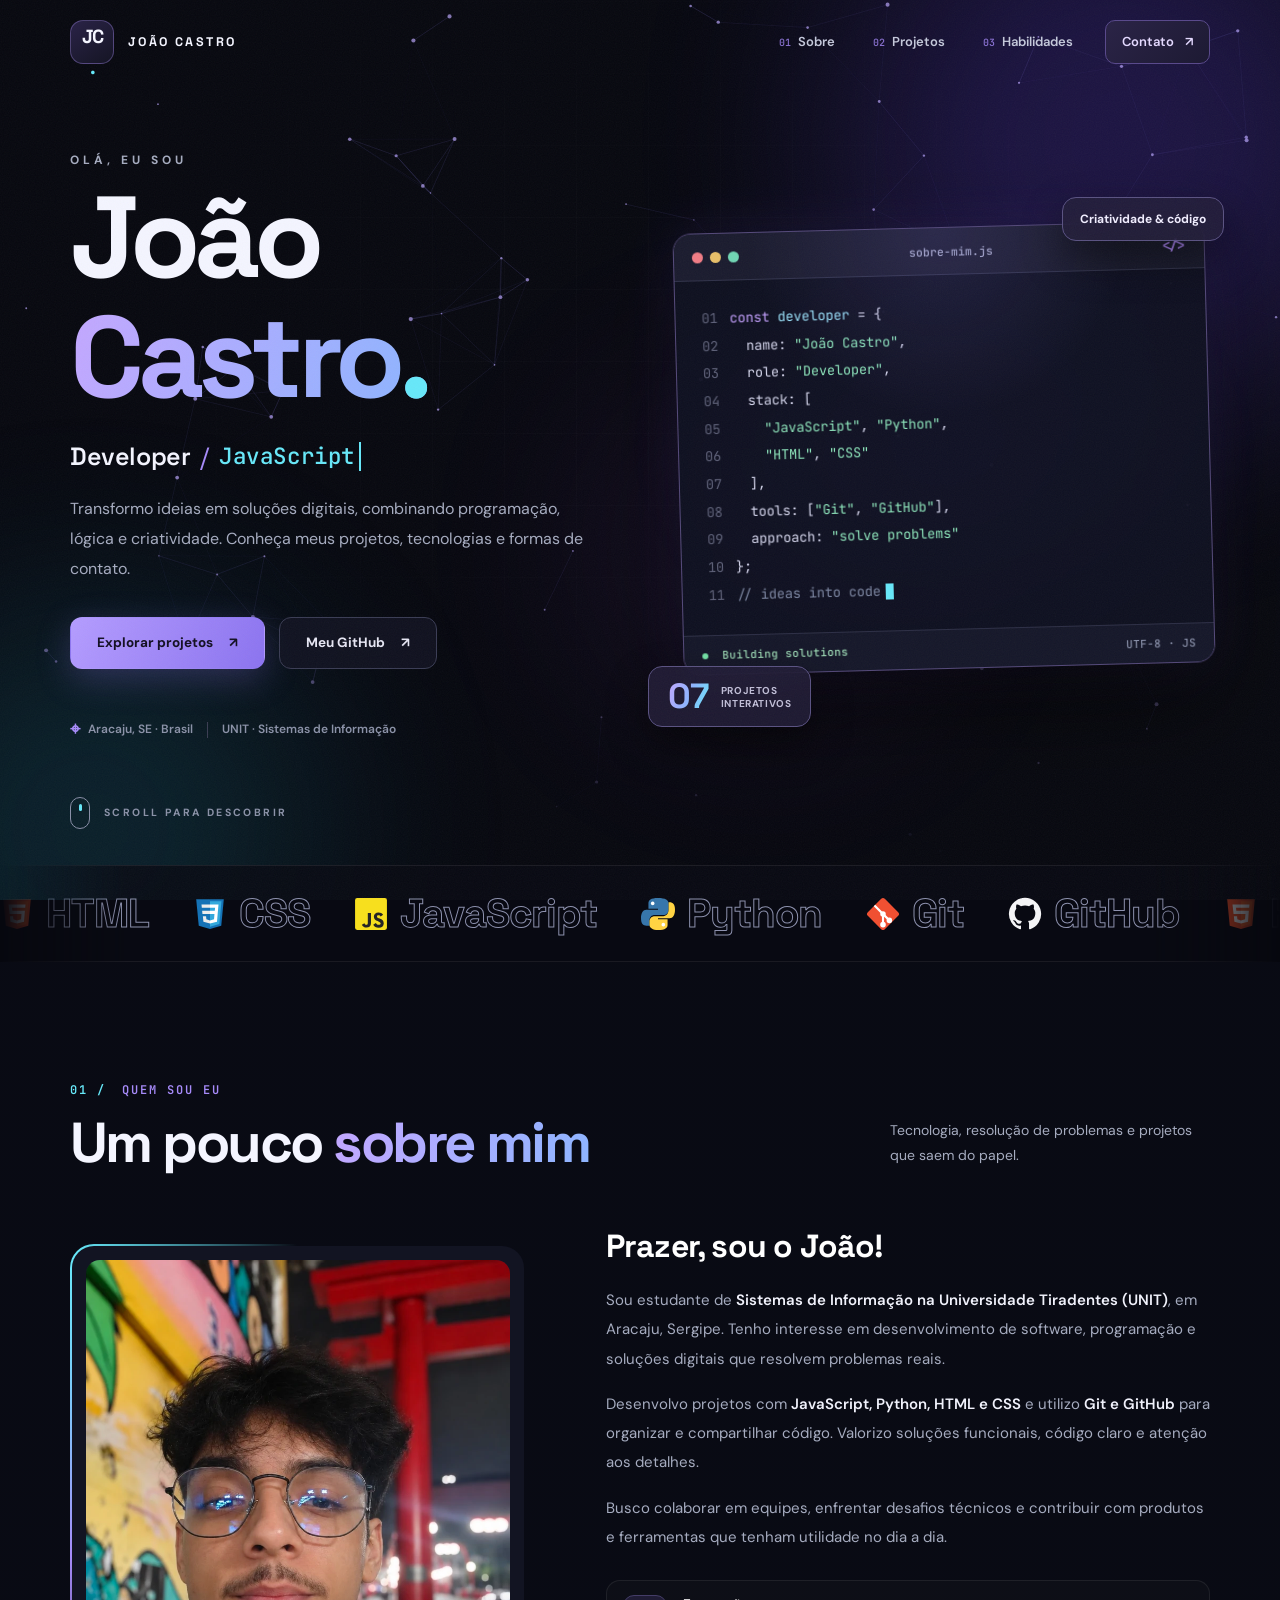
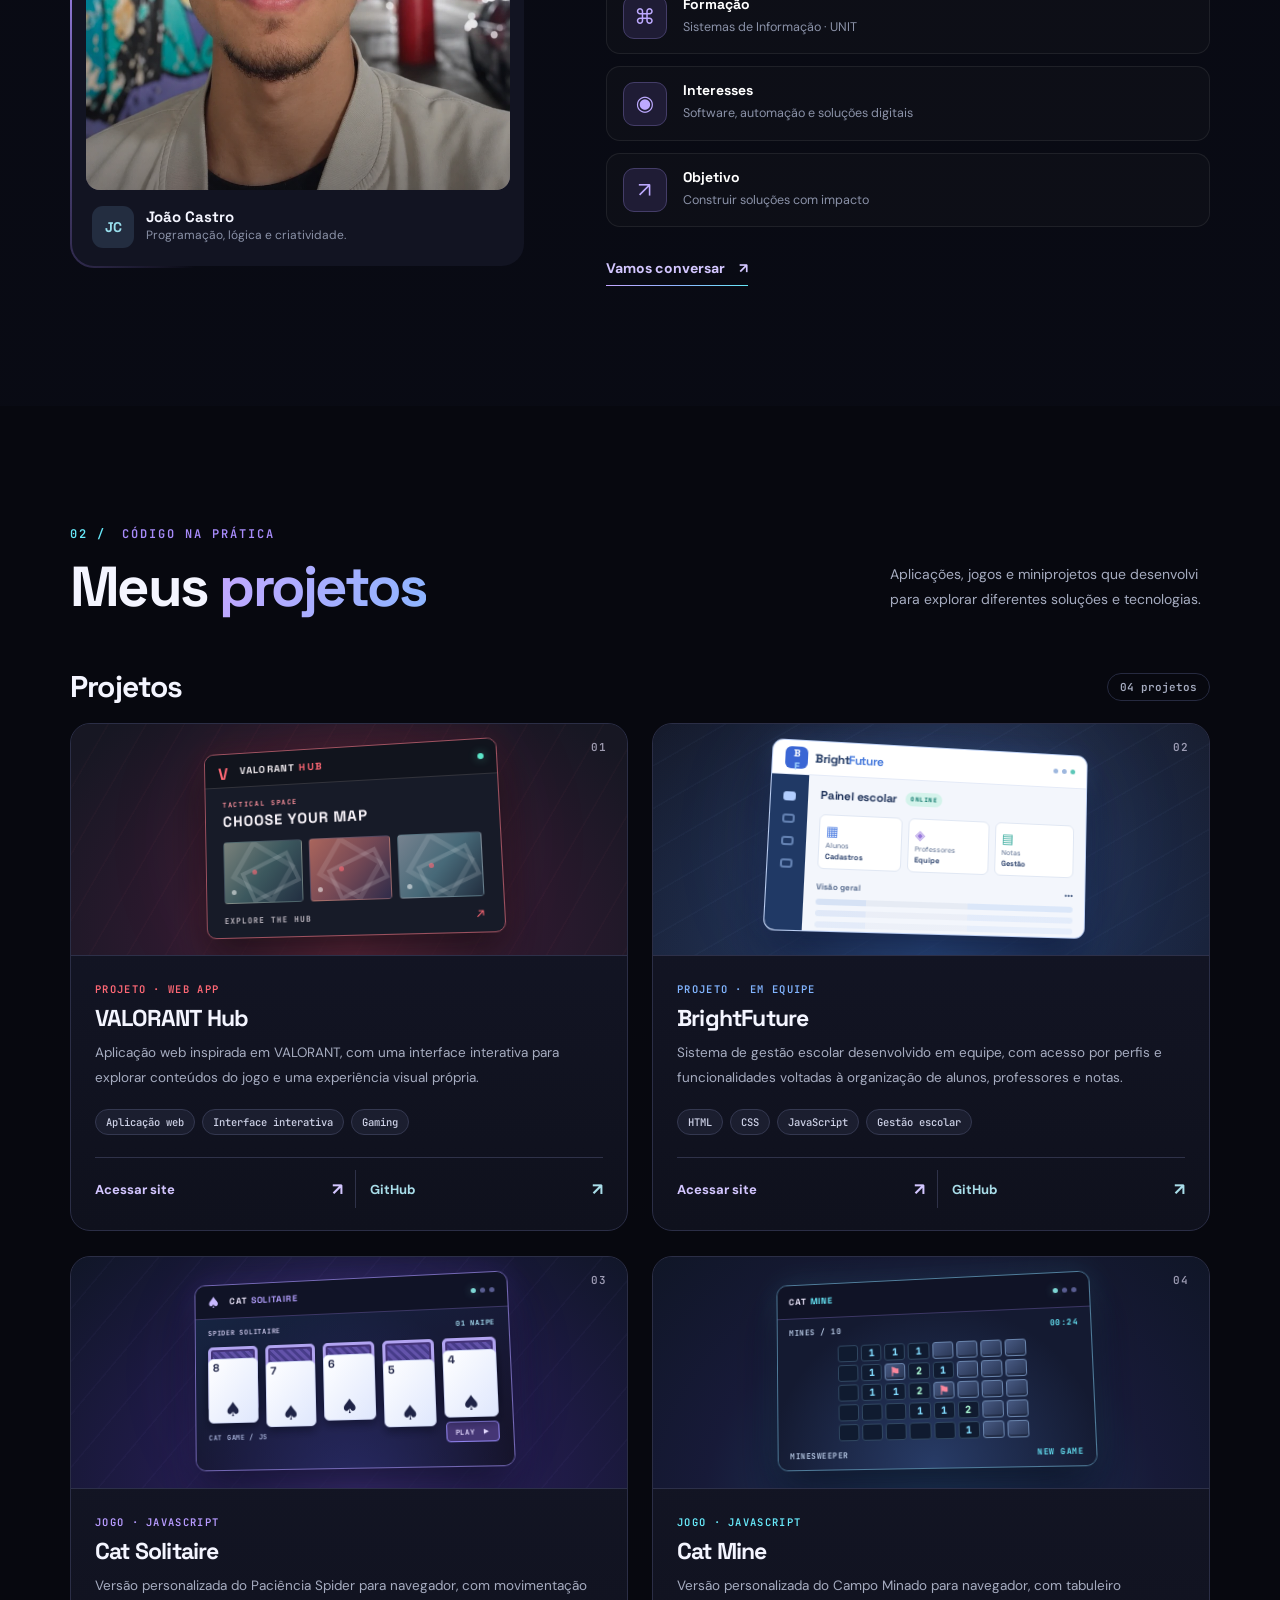
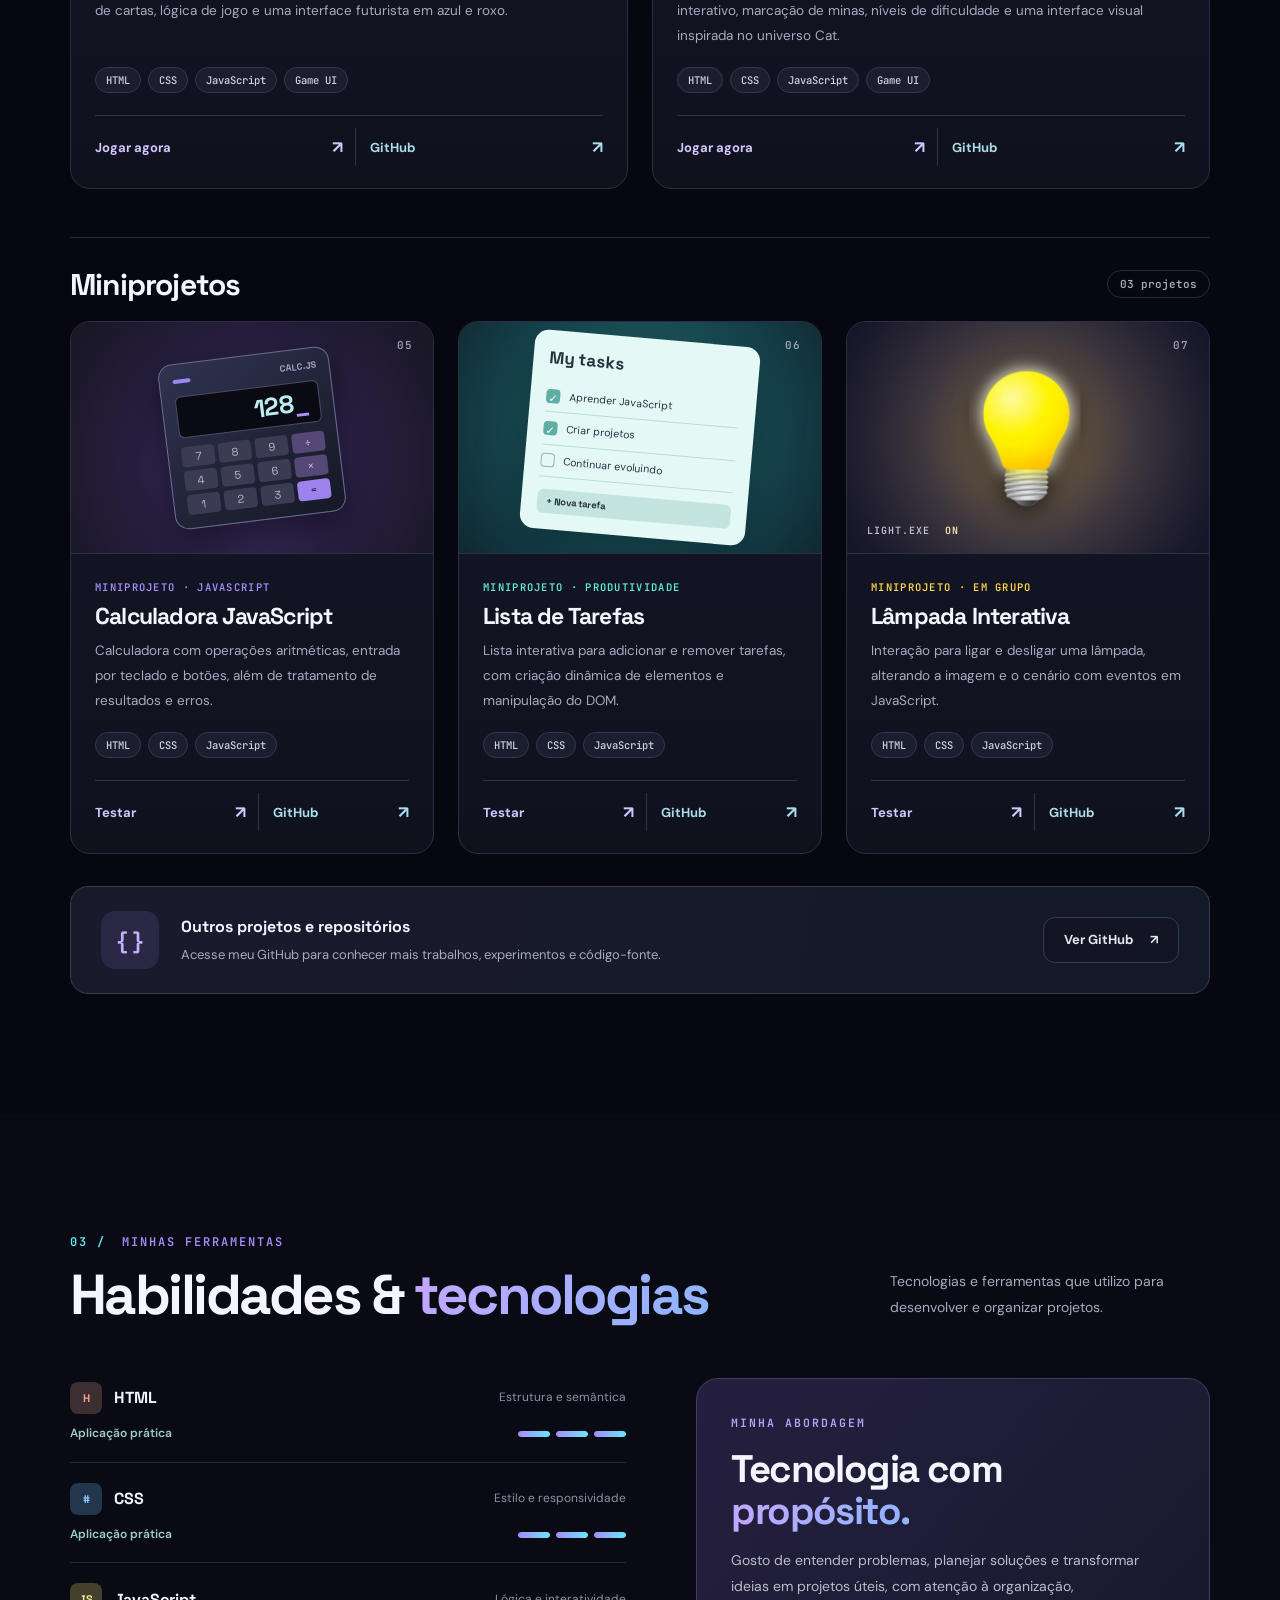
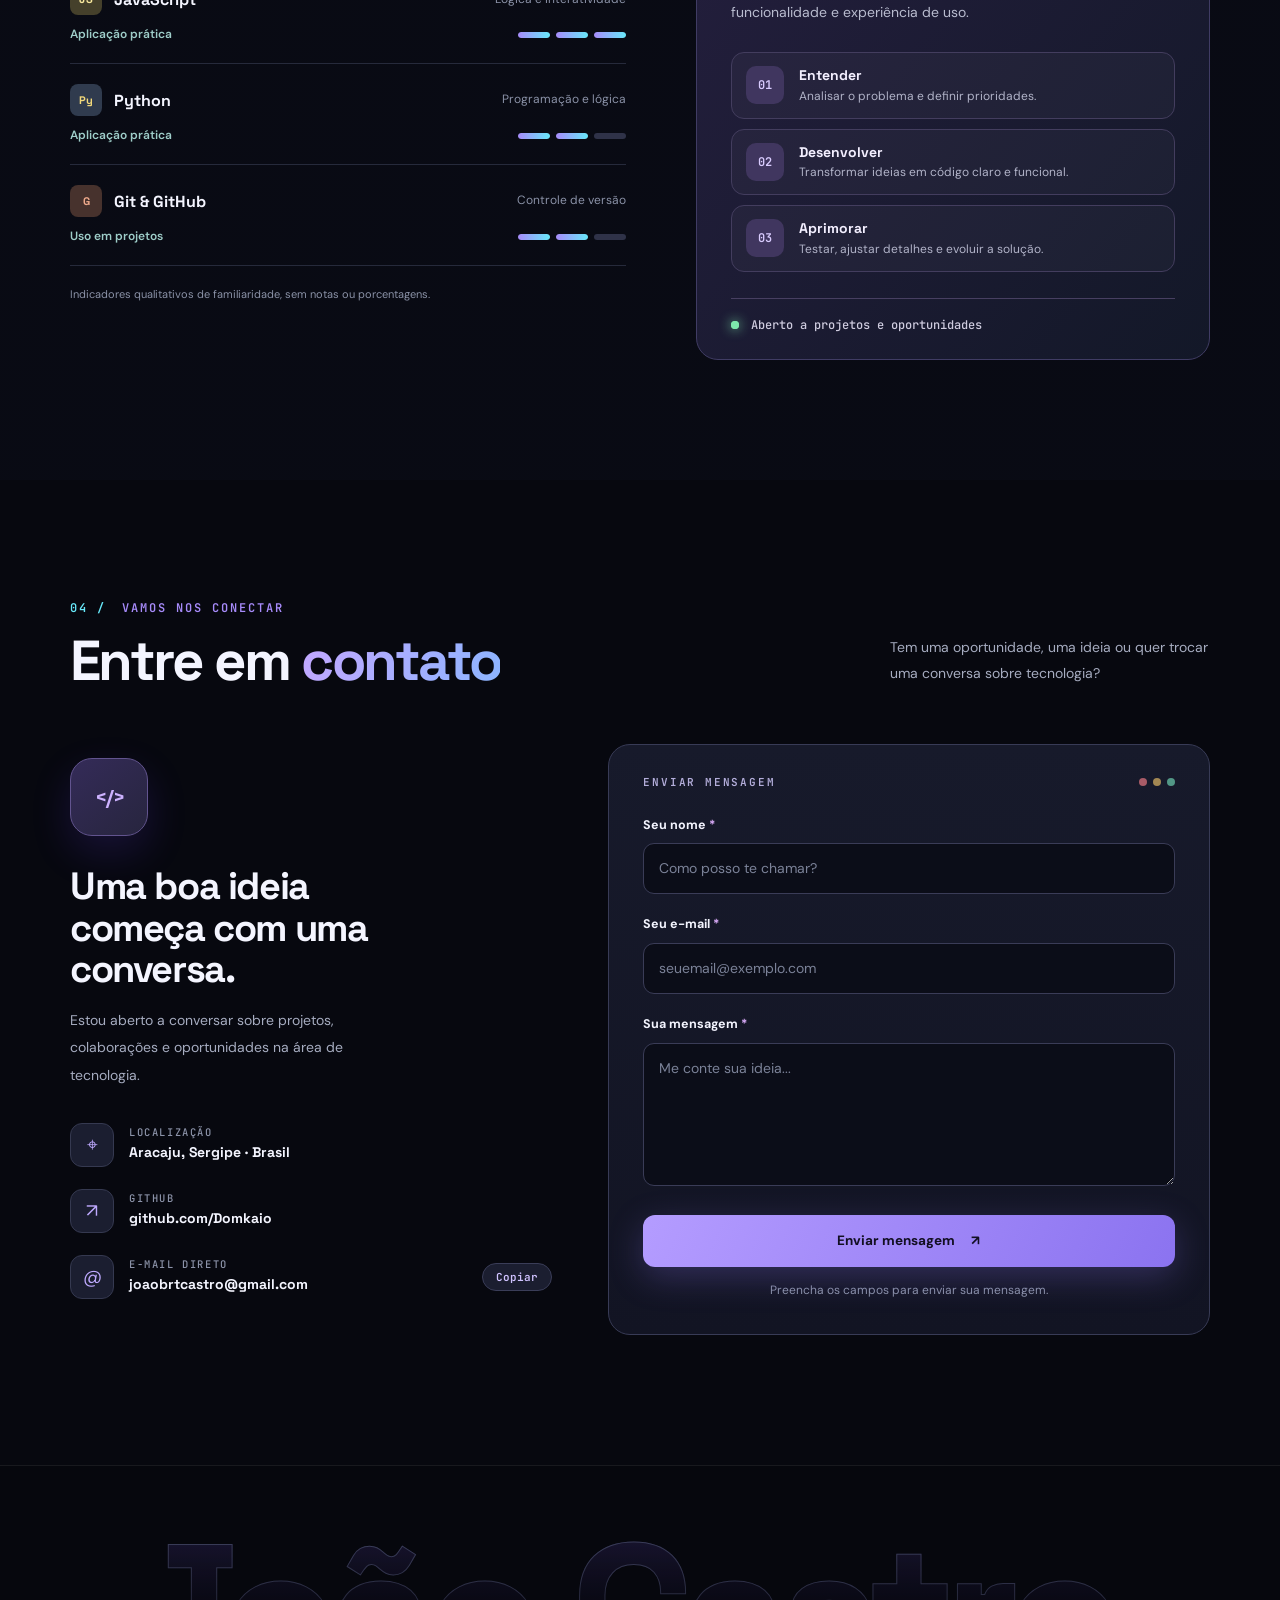
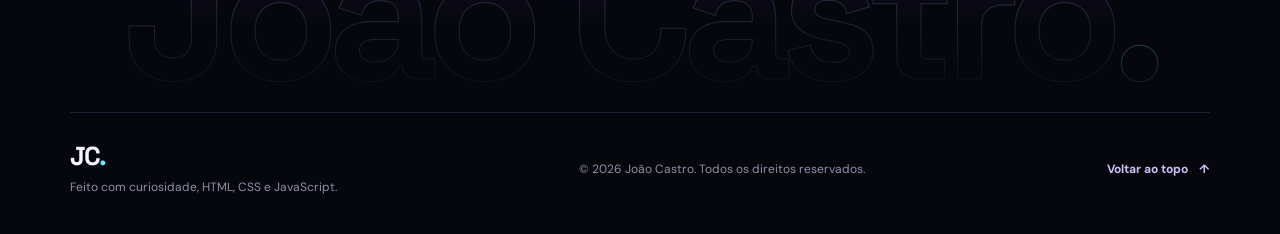
<file: index.html>
<!DOCTYPE html>
<html lang="pt-BR">
<head>
    <meta charset="UTF-8">
    <meta name="viewport" content="width=device-width, initial-scale=1.0">
    <meta name="theme-color" content="#07080f">
    <meta name="color-scheme" content="dark">
    <meta name="description" content="Portfólio de João Castro, Developer. Projetos, habilidades em programação, desenvolvimento de software e contato profissional.">
    <meta property="og:type" content="website">
    <meta property="og:title" content="João Castro | Developer">
    <meta property="og:description" content="Transformo ideias em soluções digitais com JavaScript, Python, HTML e CSS. Conheça meus projetos.">
    <meta property="og:locale" content="pt_BR">
    <title>João Castro | Developer</title>
    <link rel="icon" type="image/svg+xml" href="assets/favicon.svg">

    <!-- Marca o documento antes da pintura: ativa animações e cursor só quando o JS existe. -->
    <script>
        (function () {
            var d = document.documentElement;
            d.classList.add('js');
            try {
                if (window.matchMedia('(hover: hover) and (pointer: fine)').matches) d.classList.add('has-cursor');
            } catch (e) {}
        })();
    </script>

    <link rel="preconnect" href="https://fonts.googleapis.com">
    <link rel="preconnect" href="https://fonts.gstatic.com" crossorigin>
    <link rel="stylesheet" href="https://fonts.googleapis.com/css2?family=DM+Sans:wght@400;500;600;700&family=JetBrains+Mono:wght@400;500;700&family=Space+Grotesk:wght@400;500;600;700&display=swap">
    <link rel="stylesheet" href="style.css">
    <script src="script.js" defer></script>
</head>
<body>
    <a class="skip-link" href="#conteudo">Pular para o conteúdo</a>

    <!-- Camadas globais -->
    <div class="preloader" id="preloader" aria-hidden="true">
        <div class="preloader-mark">JC<span>.</span></div>
        <div class="preloader-bar"><span></span></div>
    </div>
    <div class="scroll-progress" id="scroll-progress" aria-hidden="true"></div>
    <div class="aurora" aria-hidden="true"><i></i><i></i><i></i></div>
    <div class="grain" aria-hidden="true"></div>
    <div class="cursor-glow" id="cursor-glow" aria-hidden="true"></div>
    <div class="cursor cursor-ring" id="cursor-ring" aria-hidden="true"><div class="cursor-ring-inner"><span class="cursor-label" id="cursor-label"></span></div></div>
    <div class="cursor cursor-dot" id="cursor-dot" aria-hidden="true"></div>

    <header class="site-header" id="topo">
        <div class="container header-inner">
            <a class="brand" href="#" aria-label="João Castro, voltar ao topo">
                <span class="brand-symbol">JC<span class="brand-period">.</span></span>
                <span class="brand-name">JOÃO CASTRO</span>
            </a>

            <button class="menu-toggle" id="menu-toggle" type="button" aria-label="Abrir menu" aria-expanded="false" aria-controls="main-nav">
                <span></span><span></span><span></span>
            </button>

            <nav class="main-nav" id="main-nav" aria-label="Navegação principal">
                <a href="#sobre"><i>01</i>Sobre</a>
                <a href="#projetos"><i>02</i>Projetos</a>
                <a href="#habilidades"><i>03</i>Habilidades</a>
                <a href="#contato" class="nav-contact" data-magnetic>Contato <span aria-hidden="true">↗</span></a>
            </nav>
        </div>
    </header>

    <main id="conteudo">
        <!-- HERO -->
        <div class="hero-wrap" id="hero-wrap">
            <canvas class="network" id="network" aria-hidden="true"></canvas>
            <section class="hero container" aria-labelledby="hero-heading">
                <div class="hero-copy">
                    <p class="hero-kicker" data-hero="2">OLÁ, EU SOU</p>
                    <h1 id="hero-heading" aria-label="João Castro">
                        <span class="line" aria-hidden="true"><span class="word" data-hero-word="1">João</span></span>
                        <span class="line" aria-hidden="true"><span class="word gradient-text" data-hero-word="2">Castro<span class="title-dot">.</span></span></span>
                    </h1>
                    <p class="hero-role" data-hero="3">
                        <span class="role-static">Developer</span>
                        <span class="role-sep" aria-hidden="true">/</span>
                        <span class="typed" id="typed" aria-hidden="true">JavaScript</span><span class="typed-caret" aria-hidden="true"></span>
                    </p>
                    <p class="hero-description" data-hero="4">Transformo ideias em soluções digitais, combinando programação, lógica e criatividade. Conheça meus projetos, tecnologias e formas de contato.</p>
                    <div class="hero-actions" data-hero="5">
                        <a class="button button-primary" href="#projetos" data-magnetic>Explorar projetos <span aria-hidden="true">↗</span></a>
                        <a class="button button-secondary" href="https://github.com/Domkaio" target="_blank" rel="noopener noreferrer" data-magnetic>Meu GitHub <span aria-hidden="true">↗</span></a>
                    </div>
                    <div class="hero-meta" data-hero="6"><span><span class="meta-icon">⌖</span> Aracaju, SE · Brasil</span><span class="meta-separator"></span><span>UNIT · Sistemas de Informação</span></div>
                </div>

                <div class="hero-visual" data-hero="3" aria-label="Painel decorativo com informações de programação">
                    <div class="visual-halo" aria-hidden="true"></div>
                    <div class="code-window" data-tilt="7">
                        <div class="window-top"><span class="window-dots"><i></i><i></i><i></i></span><span>sobre-mim.js</span><span class="window-symbol">&lt;/&gt;</span></div>
                        <div class="code-content" aria-hidden="true">
                            <div style="--i:0"><span class="code-number">01</span><span class="code-purple">const</span> <span class="code-blue">developer</span> = {</div>
                            <div style="--i:1"><span class="code-number">02</span>&nbsp;&nbsp;name: <span class="code-green">"João Castro"</span>,</div>
                            <div style="--i:2"><span class="code-number">03</span>&nbsp;&nbsp;role: <span class="code-green">"Developer"</span>,</div>
                            <div style="--i:3"><span class="code-number">04</span>&nbsp;&nbsp;stack: [</div>
                            <div style="--i:4"><span class="code-number">05</span>&nbsp;&nbsp;&nbsp;&nbsp;<span class="code-green">"JavaScript"</span>, <span class="code-green">"Python"</span>,</div>
                            <div style="--i:5"><span class="code-number">06</span>&nbsp;&nbsp;&nbsp;&nbsp;<span class="code-green">"HTML"</span>, <span class="code-green">"CSS"</span></div>
                            <div style="--i:6"><span class="code-number">07</span>&nbsp;&nbsp;],</div>
                            <div style="--i:7"><span class="code-number">08</span>&nbsp;&nbsp;tools: [<span class="code-green">"Git"</span>, <span class="code-green">"GitHub"</span>],</div>
                            <div style="--i:8"><span class="code-number">09</span>&nbsp;&nbsp;approach: <span class="code-green">"solve problems"</span></div>
                            <div style="--i:9"><span class="code-number">10</span>};</div>
                            <div style="--i:10"><span class="code-number">11</span><span class="code-comment">// ideas into code</span><span class="code-caret"></span></div>
                        </div>
                        <div class="window-footer"><span class="online-pill"><span></span> Building solutions</span><span>UTF-8 · JS</span></div>
                    </div>
                    <div class="floating-badge badge-top">Criatividade &amp; código</div>
                    <div class="floating-badge badge-bottom"><strong>07</strong><span>projetos<br>interativos</span></div>
                </div>
                <a href="#sobre" class="scroll-hint" data-hero="6"><span class="mouse" aria-hidden="true"><i></i></span> SCROLL PARA DESCOBRIR</a>
            </section>
        </div>

        <!-- MARQUEE DE TECNOLOGIAS -->
        <div class="marquee" aria-label="Tecnologias: HTML, CSS, JavaScript, Python, Git e GitHub">
            <div class="marquee-track" aria-hidden="true">
                <div class="marquee-group"><div class="marquee-item"><img src="assets/technologies/html.svg" alt="" width="32" height="32"><span>HTML</span></div><div class="marquee-item"><img src="assets/technologies/css.svg" alt="" width="32" height="32"><span>CSS</span></div><div class="marquee-item"><img src="assets/technologies/javascript.svg" alt="" width="32" height="32"><span>JavaScript</span></div><div class="marquee-item"><img src="assets/technologies/python.svg" alt="" width="32" height="32"><span>Python</span></div><div class="marquee-item"><img src="assets/technologies/git.svg" alt="" width="32" height="32"><span>Git</span></div><div class="marquee-item"><img src="assets/technologies/github.svg" alt="" width="32" height="32"><span>GitHub</span></div></div>
                <div class="marquee-group"><div class="marquee-item"><img src="assets/technologies/html.svg" alt="" width="32" height="32"><span>HTML</span></div><div class="marquee-item"><img src="assets/technologies/css.svg" alt="" width="32" height="32"><span>CSS</span></div><div class="marquee-item"><img src="assets/technologies/javascript.svg" alt="" width="32" height="32"><span>JavaScript</span></div><div class="marquee-item"><img src="assets/technologies/python.svg" alt="" width="32" height="32"><span>Python</span></div><div class="marquee-item"><img src="assets/technologies/git.svg" alt="" width="32" height="32"><span>Git</span></div><div class="marquee-item"><img src="assets/technologies/github.svg" alt="" width="32" height="32"><span>GitHub</span></div></div>
            </div>
        </div>

        <!-- SOBRE -->
        <section class="section about-section" id="sobre" aria-labelledby="about-title">
            <div class="container">
                <div class="section-heading" data-reveal><div><p class="section-label"><span>01 /</span> QUEM SOU EU</p><h2 id="about-title">Um pouco <span class="gradient-text">sobre mim</span></h2></div><p>Tecnologia, resolução de problemas e projetos que saem do papel.</p></div>
                <div class="about-grid">
                    <div class="portrait-panel" data-reveal>
                        <div class="portrait-border" data-tilt="5">
                            <div class="portrait-inner">
                                <div class="portrait-frame"><img src="assets/joao-castro-800.webp" srcset="assets/joao-castro-400.webp 400w, assets/joao-castro-800.webp 800w" sizes="(max-width: 600px) calc(100vw - 64px), (max-width: 850px) 460px, 430px" alt="Foto de João Castro usando óculos, com um mural colorido ao fundo" width="800" height="1000" loading="lazy" decoding="async"></div>
                                <div class="portrait-caption"><span class="caption-star" aria-hidden="true">JC</span><div><strong>João Castro</strong><small>Programação, lógica e criatividade.</small></div></div>
                            </div>
                        </div>
                    </div>
                    <div class="about-copy">
                        <p class="about-lead" data-reveal>Prazer, sou o João!</p>
                        <p data-reveal>Sou estudante de <strong>Sistemas de Informação na Universidade Tiradentes (UNIT)</strong>, em Aracaju, Sergipe. Tenho interesse em desenvolvimento de software, programação e soluções digitais que resolvem problemas reais.</p>
                        <p data-reveal>Desenvolvo projetos com <strong>JavaScript, Python, HTML e CSS</strong> e utilizo <strong>Git e GitHub</strong> para organizar e compartilhar código. Valorizo soluções funcionais, código claro e atenção aos detalhes.</p>
                        <p data-reveal>Busco colaborar em equipes, enfrentar desafios técnicos e contribuir com produtos e ferramentas que tenham utilidade no dia a dia.</p>
                        <div class="about-highlights">
                            <div class="spot" data-spot data-reveal><span class="highlight-icon">⌘</span><div><strong>Formação</strong><span>Sistemas de Informação · UNIT</span></div></div>
                            <div class="spot" data-spot data-reveal><span class="highlight-icon">◉</span><div><strong>Interesses</strong><span>Software, automação e soluções digitais</span></div></div>
                            <div class="spot" data-spot data-reveal><span class="highlight-icon">↗</span><div><strong>Objetivo</strong><span>Construir soluções com impacto</span></div></div>
                        </div>
                        <a href="#contato" class="text-link" data-reveal>Vamos conversar <span aria-hidden="true">↗</span></a>
                    </div>
                </div>
            </div>
        </section>

        <!-- PROJETOS -->
        <section class="section projects-section" id="projetos" aria-labelledby="projects-title">
            <div class="container">
                <div class="section-heading" data-reveal><div><p class="section-label"><span>02 /</span> CÓDIGO NA PRÁTICA</p><h2 id="projects-title">Meus <span class="gradient-text">projetos</span></h2></div><p>Aplicações, jogos e miniprojetos que desenvolvi para explorar diferentes soluções e tecnologias.</p></div>
                <section class="project-group" aria-labelledby="main-projects-title">
                    <div class="project-group-heading" data-reveal>
                        <h3 id="main-projects-title">Projetos</h3><span>04 projetos</span>
                    </div>
                    <div class="project-grid project-grid-main">
                    <article class="project-card spot" data-tilt="5" data-spot data-reveal style="--accent:#ff6875">
                        <div class="project-visual valorant-visual" aria-hidden="true">
                            <div class="valorant-ambient"></div>
                            <div class="valorant-preview">
                                <div class="valorant-preview-top"><span class="valorant-v">V</span><span>VALORANT <b>HUB</b></span><i></i></div>
                                <div class="valorant-preview-body">
                                    <div class="valorant-preview-heading"><small>TACTICAL SPACE</small><strong>CHOOSE YOUR MAP</strong></div>
                                    <div class="valorant-map-cards"><span class="valorant-map map-a"><i></i></span><span class="valorant-map map-b"><i></i></span><span class="valorant-map map-c"><i></i></span></div>
                                    <div class="valorant-preview-bottom"><span>EXPLORE THE HUB</span><span>↗</span></div>
                                </div>
                            </div>
                            <span class="project-number">01</span>
                        </div>
                        <div class="project-body">
                            <div class="project-category">PROJETO · WEB APP</div>
                            <h4>VALORANT Hub</h4>
                            <p>Aplicação web inspirada em VALORANT, com uma interface interativa para explorar conteúdos do jogo e uma experiência visual própria.</p>
                            <div class="project-tags"><span>Aplicação web</span><span>Interface interativa</span><span>Gaming</span></div>
                            <div class="project-links"><a class="project-link" href="https://domkaio.github.io/valorant-hub/" target="_blank" rel="noopener noreferrer" aria-label="Abrir site do VALORANT Hub">Acessar site <span aria-hidden="true">↗</span></a><a class="project-link project-link-github" href="https://github.com/Domkaio/valorant-hub" target="_blank" rel="noopener noreferrer" aria-label="Ver código do VALORANT Hub no GitHub">GitHub <span aria-hidden="true">↗</span></a></div>
                        </div>
                    </article>

                    <!-- BrightFuture: projeto acadêmico desenvolvido em equipe -->
                    <article class="project-card spot" data-tilt="5" data-spot data-reveal style="--accent:#81b4ff">
                        <div class="project-visual brightfuture-visual" aria-hidden="true">
                            <div class="bf-halo"></div>
                            <div class="bf-preview">
                                <div class="bf-preview-header">
                                    <span class="bf-mark">B<span>F</span></span>
                                    <span class="bf-wordmark">Bright<span>Future</span></span>
                                    <span class="bf-preview-dots"><i></i><i></i><i></i></span>
                                </div>
                                <div class="bf-preview-content">
                                    <div class="bf-sidebar"><span class="bf-side-active"></span><span></span><span></span><span></span></div>
                                    <div class="bf-dashboard">
                                        <div class="bf-heading">Painel escolar <span class="bf-tiny-pill">ONLINE</span></div>
                                        <div class="bf-summary">
                                            <div><span class="bf-summary-icon bf-blue">▦</span><small>Alunos</small><b>Cadastros</b></div>
                                            <div><span class="bf-summary-icon bf-purple">◈</span><small>Professores</small><b>Equipe</b></div>
                                            <div><span class="bf-summary-icon bf-teal">▤</span><small>Notas</small><b>Gestão</b></div>
                                        </div>
                                        <div class="bf-data-title">Visão geral <span>•••</span></div>
                                        <div class="bf-data-lines"><i></i><i></i><i></i></div>
                                    </div>
                                </div>
                            </div>
                            <span class="project-number">02</span>
                        </div>
                        <div class="project-body">
                            <div class="project-category">PROJETO · EM EQUIPE</div>
                            <h4>BrightFuture</h4>
                            <p>Sistema de gestão escolar desenvolvido em equipe, com acesso por perfis e funcionalidades voltadas à organização de alunos, professores e notas.</p>
                            <div class="project-tags"><span>HTML</span><span>CSS</span><span>JavaScript</span><span>Gestão escolar</span></div>
                            <div class="project-links"><a class="project-link" href="https://kawhan010.github.io/BrightFuture/login.html" target="_blank" rel="noopener noreferrer" aria-label="Acessar o sistema BrightFuture">Acessar site <span aria-hidden="true">↗</span></a><a class="project-link project-link-github" href="https://github.com/Kawhan010/BrightFuture" target="_blank" rel="noopener noreferrer" aria-label="Ver código do BrightFuture no GitHub, repositório da equipe">GitHub <span aria-hidden="true">↗</span></a></div>
                        </div>
                    </article>

                    <!-- Cat Solitaire: Paciência Spider publicado no GitHub Pages -->
                    <article class="project-card spot" data-tilt="5" data-spot data-reveal style="--accent:#b79bff">
                        <div class="project-visual cat-solitaire-visual" aria-hidden="true">
                            <div class="cat-ambient"></div>
                            <div class="cat-preview">
                                <div class="cat-preview-top">
                                    <span class="cat-preview-logo"><span class="cat-ears">♠</span> CAT <b>SOLITAIRE</b></span>
                                    <span class="cat-preview-lights"><i></i><i></i><i></i></span>
                                </div>
                                <div class="cat-preview-board">
                                    <div class="cat-preview-caption">SPIDER SOLITAIRE <span>01 NAIPE</span></div>
                                    <div class="cat-columns">
                                        <div class="cat-column"><span class="cat-card cat-card-back"></span><span class="cat-card cat-card-face"><b>8</b><strong>♠</strong></span></div>
                                        <div class="cat-column"><span class="cat-card cat-card-back"></span><span class="cat-card cat-card-face"><b>7</b><strong>♠</strong></span></div>
                                        <div class="cat-column"><span class="cat-card cat-card-back"></span><span class="cat-card cat-card-face"><b>6</b><strong>♠</strong></span></div>
                                        <div class="cat-column"><span class="cat-card cat-card-back"></span><span class="cat-card cat-card-face"><b>5</b><strong>♠</strong></span></div>
                                        <div class="cat-column"><span class="cat-card cat-card-back"></span><span class="cat-card cat-card-face"><b>4</b><strong>♠</strong></span></div>
                                    </div>
                                    <div class="cat-preview-footer"><span>CAT GAME / JS</span><span class="cat-preview-play">PLAY <b>▶</b></span></div>
                                </div>
                            </div>
                            <span class="project-number">03</span>
                        </div>
                        <div class="project-body">
                            <div class="project-category">JOGO · JAVASCRIPT</div>
                            <h4>Cat Solitaire</h4>
                            <p>Versão personalizada do Paciência Spider para navegador, com movimentação de cartas, lógica de jogo e uma interface futurista em azul e roxo.</p>
                            <div class="project-tags"><span>HTML</span><span>CSS</span><span>JavaScript</span><span>Game UI</span></div>
                            <div class="project-links"><a class="project-link" href="https://domkaio.github.io/cat-solitaire/" target="_blank" rel="noopener noreferrer" aria-label="Jogar Cat Solitaire">Jogar agora <span aria-hidden="true">↗</span></a><a class="project-link project-link-github" href="https://github.com/Domkaio/cat-solitaire" target="_blank" rel="noopener noreferrer" aria-label="Ver código do Cat Solitaire no GitHub">GitHub <span aria-hidden="true">↗</span></a></div>
                        </div>
                    </article>

                    <!-- Cat Mine: miniatura ilustrativa em HTML/CSS -->
                    <article class="project-card spot" data-tilt="5" data-spot data-reveal style="--accent:#67e8f9">
                        <div class="project-visual mine-visual" aria-hidden="true">
                            <div class="cat-preview mine-preview">
                                <div class="cat-preview-top"><span class="cat-preview-logo">CAT <b>MINE</b></span><span class="cat-preview-lights"><i></i><i></i><i></i></span></div>
                                <div class="mine-board">
                                    <div class="mine-hud"><span>MINES / 10</span><span>00:24</span></div>
                                    <div class="mine-cells">
                                        <span class="mine-cell open n"></span><span class="mine-cell open n1">1</span><span class="mine-cell open n1">1</span><span class="mine-cell open n1">1</span><span class="mine-cell covered"></span><span class="mine-cell covered"></span><span class="mine-cell covered"></span><span class="mine-cell covered"></span>
                                        <span class="mine-cell open n"></span><span class="mine-cell open n1">1</span><span class="mine-cell flag">⚑</span><span class="mine-cell open n2">2</span><span class="mine-cell open n1">1</span><span class="mine-cell covered"></span><span class="mine-cell covered"></span><span class="mine-cell covered"></span>
                                        <span class="mine-cell open n"></span><span class="mine-cell open n1">1</span><span class="mine-cell open n1">1</span><span class="mine-cell open n2">2</span><span class="mine-cell flag">⚑</span><span class="mine-cell covered"></span><span class="mine-cell covered"></span><span class="mine-cell covered"></span>
                                        <span class="mine-cell open n"></span><span class="mine-cell open n"></span><span class="mine-cell open n"></span><span class="mine-cell open n1">1</span><span class="mine-cell open n1">1</span><span class="mine-cell open n2">2</span><span class="mine-cell covered"></span><span class="mine-cell covered"></span>
                                        <span class="mine-cell open n"></span><span class="mine-cell open n"></span><span class="mine-cell open n"></span><span class="mine-cell open n"></span><span class="mine-cell open n"></span><span class="mine-cell open n1">1</span><span class="mine-cell covered"></span><span class="mine-cell covered"></span>
                                    </div>
                                    <div class="mine-footer">MINESWEEPER <span>NEW GAME</span></div>
                                </div>
                            </div>
                            <span class="project-number">04</span>
                        </div>
                        <div class="project-body">
                            <div class="project-category">JOGO · JAVASCRIPT</div>
                            <h4>Cat Mine</h4>
                            <p>Versão personalizada do Campo Minado para navegador, com tabuleiro interativo, marcação de minas, níveis de dificuldade e uma interface visual inspirada no universo Cat.</p>
                            <div class="project-tags"><span>HTML</span><span>CSS</span><span>JavaScript</span><span>Game UI</span></div>
                            <div class="project-links"><a class="project-link" href="https://domkaio.github.io/cat-mine/" target="_blank" rel="noopener noreferrer" aria-label="Jogar Cat Mine">Jogar agora <span aria-hidden="true">↗</span></a><a class="project-link project-link-github" href="https://github.com/Domkaio/cat-mine" target="_blank" rel="noopener noreferrer" aria-label="Ver código do Cat Mine no GitHub">GitHub <span aria-hidden="true">↗</span></a></div>
                        </div>
                    </article>
                    </div>
                </section>
                <section class="project-group project-group-mini" aria-labelledby="mini-projects-title">
                    <div class="project-group-heading" data-reveal>
                        <h3 id="mini-projects-title">Miniprojetos</h3><span>03 projetos</span>
                    </div>
                    <div class="project-grid project-grid-mini">
                    <article class="project-card spot" data-tilt="5" data-spot data-reveal style="--accent:#a78bfa">
                        <div class="project-visual calculator-visual" aria-hidden="true"><div class="mini-calculator"><div class="mini-calculator-head"><span></span><span>CALC.JS</span></div><div class="mini-result"><span id="mini-result-value">128</span><span class="mini-cursor">_</span></div><div class="mini-keys"><i>7</i><i>8</i><i>9</i><i>÷</i><i>4</i><i>5</i><i>6</i><i>×</i><i>1</i><i>2</i><i>3</i><i class="mini-equal">=</i></div></div><span class="project-number">05</span></div>
                        <div class="project-body"><div class="project-category">MINIPROJETO · JAVASCRIPT</div><h4>Calculadora JavaScript</h4><p>Calculadora com operações aritméticas, entrada por teclado e botões, além de tratamento de resultados e erros.</p><div class="project-tags"><span>HTML</span><span>CSS</span><span>JavaScript</span></div><div class="project-links"><a class="project-link" href="https://domkaio.github.io/miniprojeto-calculadora/" target="_blank" rel="noopener noreferrer" aria-label="Testar miniprojeto Calculadora JavaScript">Testar <span aria-hidden="true">↗</span></a><a class="project-link project-link-github" href="https://github.com/Domkaio/miniprojeto-calculadora" target="_blank" rel="noopener noreferrer" aria-label="Ver código de Calculadora JavaScript no GitHub">GitHub <span aria-hidden="true">↗</span></a></div></div>
                    </article>

                    <article class="project-card spot" data-tilt="5" data-spot data-reveal style="--accent:#5eead4">
                        <div class="project-visual todo-visual" aria-hidden="true"><div class="mini-todo"><span class="todo-heading">My tasks</span><div class="todo-row"><b>✓</b><span>Aprender JavaScript</span></div><div class="todo-row"><b>✓</b><span>Criar projetos</span></div><div class="todo-row pending"><b>✓</b><span>Continuar evoluindo</span></div><div class="todo-add">+ Nova tarefa</div></div><span class="project-number">06</span></div>
                        <div class="project-body"><div class="project-category">MINIPROJETO · PRODUTIVIDADE</div><h4>Lista de Tarefas</h4><p>Lista interativa para adicionar e remover tarefas, com criação dinâmica de elementos e manipulação do DOM.</p><div class="project-tags"><span>HTML</span><span>CSS</span><span>JavaScript</span></div><div class="project-links"><a class="project-link" href="https://domkaio.github.io/miniprojeto-lista-de-tarefas/" target="_blank" rel="noopener noreferrer" aria-label="Testar miniprojeto Lista de Tarefas">Testar <span aria-hidden="true">↗</span></a><a class="project-link project-link-github" href="https://github.com/Domkaio/miniprojeto-lista-de-tarefas" target="_blank" rel="noopener noreferrer" aria-label="Ver código de Lista de Tarefas no GitHub">GitHub <span aria-hidden="true">↗</span></a></div></div>
                    </article>

                    <article class="project-card spot" data-tilt="5" data-spot data-reveal style="--accent:#fcd34d">
                        <div class="project-visual lamp-visual" aria-hidden="true"><div class="lamp-glow"></div><img src="assets/project-previews/lamp_on.png" alt="" width="240" height="360" loading="lazy"><span class="lamp-caption">LIGHT.EXE <span>ON</span></span><span class="project-number">07</span></div>
                        <div class="project-body"><div class="project-category">MINIPROJETO · EM GRUPO</div><h4>Lâmpada Interativa</h4><p>Interação para ligar e desligar uma lâmpada, alterando a imagem e o cenário com eventos em JavaScript.</p><div class="project-tags"><span>HTML</span><span>CSS</span><span>JavaScript</span></div><div class="project-links"><a class="project-link" href="https://domkaio.github.io/miniprojeto-lampada/" target="_blank" rel="noopener noreferrer" aria-label="Testar miniprojeto Lâmpada Interativa">Testar <span aria-hidden="true">↗</span></a><a class="project-link project-link-github" href="https://github.com/Domkaio/miniprojeto-lampada" target="_blank" rel="noopener noreferrer" aria-label="Ver código de Lâmpada Interativa no GitHub">GitHub <span aria-hidden="true">↗</span></a></div></div>
                    </article>
                    </div>
                </section>
                <div class="github-banner spot" data-spot data-reveal><div class="github-mark" aria-hidden="true">{ }</div><div><strong>Outros projetos e repositórios</strong><p>Acesse meu GitHub para conhecer mais trabalhos, experimentos e código-fonte.</p></div><a class="button button-secondary" href="https://github.com/Domkaio" target="_blank" rel="noopener noreferrer" data-magnetic>Ver GitHub <span aria-hidden="true">↗</span></a></div>
            </div>
        </section>

        <!-- HABILIDADES -->
        <section class="section skills-section" id="habilidades" aria-labelledby="skills-title">
            <div class="container"><div class="section-heading" data-reveal><div><p class="section-label"><span>03 /</span> MINHAS FERRAMENTAS</p><h2 id="skills-title">Habilidades &amp; <span class="gradient-text">tecnologias</span></h2></div><p>Tecnologias e ferramentas que utilizo para desenvolver e organizar projetos.</p></div>
            <div class="skills-grid">
                <div class="skills-list" aria-label="Habilidades e níveis descritivos de familiaridade">
                    <div class="skill-item" data-reveal><div class="skill-top"><span><span class="skill-square html-square">H</span> HTML</span><small>Estrutura e semântica</small></div><div class="skill-competence" aria-label="HTML: Aplicação prática"><span class="skill-level">Aplicação prática</span><span class="skill-pips" aria-hidden="true"><i class="filled"></i><i class="filled"></i><i class="filled"></i></span></div></div>
                    <div class="skill-item" data-reveal><div class="skill-top"><span><span class="skill-square css-square">#</span> CSS</span><small>Estilo e responsividade</small></div><div class="skill-competence" aria-label="CSS: Aplicação prática"><span class="skill-level">Aplicação prática</span><span class="skill-pips" aria-hidden="true"><i class="filled"></i><i class="filled"></i><i class="filled"></i></span></div></div>
                    <div class="skill-item" data-reveal><div class="skill-top"><span><span class="skill-square js-square">JS</span> JavaScript</span><small>Lógica e interatividade</small></div><div class="skill-competence" aria-label="JavaScript: Aplicação prática"><span class="skill-level">Aplicação prática</span><span class="skill-pips" aria-hidden="true"><i class="filled"></i><i class="filled"></i><i class="filled"></i></span></div></div>
                    <div class="skill-item" data-reveal><div class="skill-top"><span><span class="skill-square python-square">Py</span> Python</span><small>Programação e lógica</small></div><div class="skill-competence" aria-label="Python: Aplicação prática"><span class="skill-level">Aplicação prática</span><span class="skill-pips" aria-hidden="true"><i class="filled"></i><i class="filled"></i><i></i></span></div></div>
                    <div class="skill-item" data-reveal><div class="skill-top"><span><span class="skill-square git-square">G</span> Git &amp; GitHub</span><small>Controle de versão</small></div><div class="skill-competence" aria-label="Git &amp; GitHub: Uso em projetos"><span class="skill-level">Uso em projetos</span><span class="skill-pips" aria-hidden="true"><i class="filled"></i><i class="filled"></i><i></i></span></div></div>
                    <p class="skills-disclaimer" data-reveal>Indicadores qualitativos de familiaridade, sem notas ou porcentagens.</p>
                </div>
                <div class="learning-card spot" data-spot data-reveal>
                    <div class="learning-intro">
                        <p class="learning-label">MINHA ABORDAGEM</p>
                        <h3>Tecnologia com <span class="gradient-text">propósito.</span></h3>
                        <p>Gosto de entender problemas, planejar soluções e transformar ideias em projetos úteis, com atenção à organização, funcionalidade e experiência de uso.</p>
                    </div>
                    <div class="approach-steps" aria-label="Meu processo de desenvolvimento">
                        <div class="approach-step"><span class="step-number">01</span><div><strong>Entender</strong><small>Analisar o problema e definir prioridades.</small></div></div>
                        <div class="approach-step"><span class="step-number">02</span><div><strong>Desenvolver</strong><small>Transformar ideias em código claro e funcional.</small></div></div>
                        <div class="approach-step"><span class="step-number">03</span><div><strong>Aprimorar</strong><small>Testar, ajustar detalhes e evoluir a solução.</small></div></div>
                    </div>
                    <div class="learning-bottom"><span class="pulse-dot"></span> Aberto a projetos e oportunidades</div>
                </div>
            </div></div>
        </section>

        <!-- CONTATO -->
        <section class="section contact-section" id="contato" aria-labelledby="contact-title"><div class="container"><div class="section-heading" data-reveal><div><p class="section-label"><span>04 /</span> VAMOS NOS CONECTAR</p><h2 id="contact-title">Entre em <span class="gradient-text">contato</span></h2></div><p>Tem uma oportunidade, uma ideia ou quer trocar uma conversa sobre tecnologia?</p></div>
            <div class="contact-grid"><div class="contact-info" data-reveal><div class="contact-orb" aria-hidden="true">&lt;/&gt;</div><h3>Uma boa ideia começa com uma conversa.</h3><p>Estou aberto a conversar sobre projetos, colaborações e oportunidades na área de tecnologia.</p>
                <div class="contact-detail"><span class="detail-icon" aria-hidden="true">⌖</span><div><small>LOCALIZAÇÃO</small><strong>Aracaju, Sergipe · Brasil</strong></div></div>
                <div class="contact-detail"><span class="detail-icon" aria-hidden="true">↗</span><div><small>GITHUB</small><a href="https://github.com/Domkaio" target="_blank" rel="noopener noreferrer">github.com/Domkaio</a></div></div>
                <div class="contact-detail"><span class="detail-icon" aria-hidden="true">@</span><div><small>E-MAIL DIRETO</small><a href="mailto:joaobrtcastro@gmail.com">joaobrtcastro@gmail.com</a></div><button type="button" class="copy-btn" id="copy-email" data-email="joaobrtcastro@gmail.com" aria-label="Copiar e-mail">Copiar</button></div>
            </div>
                <div class="contact-form-wrap spot" data-spot data-reveal><div class="form-header"><span>ENVIAR MENSAGEM</span><span class="form-dots" aria-hidden="true"><i></i><i></i><i></i></span></div><form id="contact-form" action="https://formsubmit.co/joaobrtcastro@gmail.com" method="POST" novalidate>
                    <input type="hidden" name="_subject" value="Contato pelo portfólio de João Castro">
                    <input type="hidden" name="_captcha" value="true">
                    <input type="hidden" name="_template" value="table">
                    <input type="text" name="_honey" class="honey" tabindex="-1" autocomplete="off" aria-hidden="true">
                    <div class="form-field"><label for="name">Seu nome <span aria-hidden="true">*</span></label><input id="name" name="name" type="text" placeholder="Como posso te chamar?" autocomplete="name" minlength="2" maxlength="100" required aria-describedby="name-error"><small class="field-error" id="name-error"></small></div>
                    <div class="form-field"><label for="email">Seu e-mail <span aria-hidden="true">*</span></label><input id="email" name="email" type="email" placeholder="seuemail@exemplo.com" autocomplete="email" maxlength="254" required aria-describedby="email-error"><small class="field-error" id="email-error"></small></div>
                    <div class="form-field"><label for="message">Sua mensagem <span aria-hidden="true">*</span></label><textarea id="message" name="message" rows="5" placeholder="Me conte sua ideia..." minlength="10" maxlength="2000" required aria-describedby="message-error"></textarea><small class="field-error" id="message-error"></small></div>
                    <button class="button button-primary form-submit" type="submit" id="send-button" data-magnetic><span class="submit-text">Enviar mensagem</span> <span class="submit-arrow" aria-hidden="true">↗</span><span class="spinner" aria-hidden="true"></span></button>
                    <p id="form-status" role="status" aria-live="polite" class="form-status">Preencha os campos para enviar sua mensagem.</p>
                </form></div>
            </div>
        </div></section>
    </main>

    <footer class="site-footer">
        <div class="container">
            <div class="footer-big" aria-hidden="true">João Castro<span>.</span></div>
            <div class="footer-inner"><div><a href="#topo" class="footer-brand">JC<span>.</span></a><small>Feito com curiosidade, HTML, CSS e JavaScript.</small></div><p>© <span id="year">2026</span> João Castro. Todos os direitos reservados.</p><a href="#topo" class="back-to-top-link">Voltar ao topo <span aria-hidden="true">↑</span></a></div>
        </div>
    </footer>

    <button type="button" class="to-top" id="to-top" aria-label="Voltar ao topo"><span aria-hidden="true">↑</span></button>
    <div class="toast" id="toast" role="status" aria-live="polite"></div>

    <noscript><style>.preloader{display:none!important}</style></noscript>
</body>
</html>
</file>
<file: style.css>
/* ==========================================================================
   Portfólio · João Castro  (v5)
   Estrutura: tokens → base → camadas globais → cursor → header → hero →
   seções → componentes → rodapé → responsivo → movimento reduzido
   ========================================================================== */

:root {
    color-scheme: dark;
    --bg: #07080f;
    --bg-2: #0b0d17;
    --surface: #10121f;
    --surface-2: #161929;
    --line: #262a40;
    --line-soft: #ffffff12;
    --text: #f4f5ff;
    --muted: #a6acc0;
    --muted-2: #8b92a8;
    --purple: #a78bfa;
    --violet: #7c5cf0;
    --blue: #67e8f9;
    --green: #86efac;
    --amber: #fcd34d;
    --grad: linear-gradient(110deg, #c4a7ff 0%, #8fb4ff 50%, #67e8f9 100%);
    --font: 'DM Sans', system-ui, -apple-system, 'Segoe UI', Arial, sans-serif;
    --heading: 'Space Grotesk', system-ui, -apple-system, 'Segoe UI', Arial, sans-serif;
    --mono: 'JetBrains Mono', 'Consolas', 'Courier New', monospace;
    --ease: cubic-bezier(.22, 1, .36, 1);
}

*, *::before, *::after { box-sizing: border-box; }
html { scroll-behavior: smooth; scroll-padding-top: 96px; -webkit-text-size-adjust: 100%; }
body { margin: 0; background: var(--bg); color: var(--text); font: 16px/1.65 var(--font); overflow-x: hidden; -webkit-font-smoothing: antialiased; }
body.is-locked { overflow: hidden; }
::selection { background: #7c5cf0; color: #fff; }
a { color: inherit; text-decoration: none; }
button, input, textarea { font: inherit; }
button { cursor: pointer; }
img { max-width: 100%; display: block; }
h1, h2, h3, p { margin-top: 0; }
h1, h2, h3 { font-family: var(--heading); line-height: 1.1; }
:focus-visible { outline: 2px solid var(--blue); outline-offset: 4px; border-radius: 6px; }
.container { width: min(1140px, calc(100% - 48px)); margin: 0 auto; }

.skip-link { position: absolute; top: -80px; left: 16px; z-index: 10001; padding: 10px 18px; background: #fff; color: #15141c; border-radius: 9px; font-weight: 700; }
.skip-link:focus { top: 12px; }

.gradient-text { background: var(--grad); background-size: 200% auto; background-clip: text; -webkit-background-clip: text; color: transparent; -webkit-text-fill-color: transparent; animation: gradientShift 8s ease-in-out infinite alternate; }
@keyframes gradientShift { to { background-position: 100% center; } }
.title-dot { -webkit-text-fill-color: var(--blue); color: var(--blue); }

/* ---------- Camadas globais ---------- */
.aurora { position: fixed; inset: 0; z-index: -2; overflow: hidden; pointer-events: none; }
.aurora i { position: absolute; border-radius: 50%; filter: blur(110px); opacity: .22; will-change: transform; }
.aurora i:nth-child(1) { width: 560px; height: 560px; background: #6d44ff; top: -140px; right: -120px; animation: drift1 22s ease-in-out infinite alternate; }
.aurora i:nth-child(2) { width: 460px; height: 460px; background: #1fb6d4; bottom: -160px; left: -140px; opacity: .15; animation: drift2 26s ease-in-out infinite alternate; }
.aurora i:nth-child(3) { width: 340px; height: 340px; background: #c14dff; top: 42%; left: 46%; opacity: .09; animation: drift3 30s ease-in-out infinite alternate; }
@keyframes drift1 { to { transform: translate(-120px, 160px) scale(1.15); } }
@keyframes drift2 { to { transform: translate(160px, -120px) scale(1.1); } }
@keyframes drift3 { to { transform: translate(-180px, 80px) scale(1.3); } }

.grain { position: fixed; inset: 0; z-index: 90; pointer-events: none; opacity: .045; background-image: url("data:image/svg+xml,%3Csvg xmlns='http://www.w3.org/2000/svg' width='160' height='160'%3E%3Cfilter id='n'%3E%3CfeTurbulence type='fractalNoise' baseFrequency='.85' numOctaves='2' stitchTiles='stitch'/%3E%3C/filter%3E%3Crect width='100%25' height='100%25' filter='url(%23n)'/%3E%3C/svg%3E"); }

.scroll-progress { position: fixed; top: 0; left: 0; right: 0; height: 3px; z-index: 300; transform-origin: 0 50%; transform: scaleX(0); background: var(--grad); box-shadow: 0 0 14px #8f7bff99; }

.cursor-glow { position: fixed; left: 0; top: 0; width: 640px; height: 640px; margin: -320px 0 0 -320px; z-index: -1; pointer-events: none; opacity: 0; border-radius: 50%; background: radial-gradient(circle, rgba(124, 92, 240, .16), transparent 62%); transition: opacity .5s; will-change: transform; }
.has-cursor .cursor-glow.is-on { opacity: 1; }

/* ---------- Preloader ---------- */
.preloader { display: none; }
.js .preloader { position: fixed; inset: 0; z-index: 10000; display: grid; place-content: center; justify-items: center; gap: 26px; background: var(--bg); transition: opacity .6s var(--ease), visibility .6s, transform .8s var(--ease); animation: preloaderFailsafe 0s 4.5s forwards; }
.js .preloader.is-done { opacity: 0; visibility: hidden; transform: translateY(-3%); pointer-events: none; }
@keyframes preloaderFailsafe { to { opacity: 0; visibility: hidden; pointer-events: none; } }
.preloader-mark { font: 700 clamp(56px, 12vw, 88px)/1 var(--heading); letter-spacing: -5px; animation: markIn .9s var(--ease) both; }
.preloader-mark span { color: var(--blue); }
@keyframes markIn { from { opacity: 0; transform: translateY(18px) scale(.94); filter: blur(8px); } }
.preloader-bar { width: 140px; height: 2px; background: #ffffff18; border-radius: 4px; overflow: hidden; }
.preloader-bar span { display: block; height: 100%; width: 100%; background: var(--grad); transform: translateX(-100%); animation: barLoad 1.1s .1s var(--ease) forwards; }
@keyframes barLoad { to { transform: translateX(0); } }

/* ---------- Cursor personalizado (só com mouse) ---------- */
.cursor { display: none; }
.has-cursor .cursor { display: block; position: fixed; left: 0; top: 0; z-index: 10002; pointer-events: none; opacity: 0; transition: opacity .25s; will-change: transform; }
.has-cursor .cursor.is-on { opacity: 1; }
.has-cursor, .has-cursor * { cursor: none !important; }
.cursor-dot { width: 7px; height: 7px; margin: -3.5px 0 0 -3.5px; border-radius: 50%; background: #fff; box-shadow: 0 0 12px #fff, 0 0 24px #8f7bff; }
.cursor-ring-inner { display: grid; place-items: center; width: 42px; height: 42px; margin: -21px 0 0 -21px; border: 1.5px solid #b59bff99; border-radius: 50%; transition: width .35s var(--ease), height .35s var(--ease), margin .35s var(--ease), background .3s, border-color .3s, border-radius .3s, transform .2s; }
.cursor-label { font: 700 11px/1 var(--heading); letter-spacing: .5px; color: #0d0b1c; opacity: 0; transform: scale(.6); transition: opacity .25s, transform .3s var(--ease); white-space: nowrap; }
.cursor-ring.is-link .cursor-ring-inner { width: 70px; height: 70px; margin: -35px 0 0 -35px; background: #a78bfa22; border-color: var(--blue); backdrop-filter: blur(1px); }
.cursor-ring.is-text .cursor-ring-inner { width: 3px; height: 30px; margin: -15px 0 0 -1.5px; border-radius: 3px; background: var(--blue); border-color: var(--blue); }
.cursor-ring.is-label .cursor-ring-inner { width: 84px; height: 84px; margin: -42px 0 0 -42px; background: linear-gradient(135deg, #c4a7ff, #67e8f9); border-color: transparent; }
.cursor-ring.is-label .cursor-label { opacity: 1; transform: none; }
.cursor-ring.is-down .cursor-ring-inner { transform: scale(.78); }
.cursor-dot.is-hidden { opacity: 0 !important; }

/* ---------- Header ---------- */
.site-header { position: sticky; top: 0; z-index: 100; transition: background .35s, border-color .35s, backdrop-filter .35s; border-bottom: 1px solid transparent; }
.site-header.is-scrolled { background: #07080fcc; backdrop-filter: blur(18px) saturate(1.4); -webkit-backdrop-filter: blur(18px) saturate(1.4); border-bottom-color: var(--line-soft); }
.header-inner { height: 84px; display: flex; align-items: center; justify-content: space-between; gap: 22px; transition: height .35s var(--ease); }
.site-header.is-scrolled .header-inner { height: 70px; }
.brand { display: inline-flex; align-items: center; gap: 14px; font-family: var(--heading); font-weight: 700; }
.brand-symbol { display: grid; place-items: center; width: 44px; height: 44px; border: 1px solid #b39aff55; border-radius: 13px; background: linear-gradient(145deg, #2a2347, #151524); font-size: 19px; letter-spacing: -2px; transition: transform .4s var(--ease), box-shadow .4s; }
.brand:hover .brand-symbol { transform: rotate(-8deg) scale(1.06); box-shadow: 0 0 26px #8f7bff55; }
.brand-period, .footer-brand span { color: var(--blue); }
.brand-name { font-size: 12.5px; letter-spacing: 2.4px; }
.main-nav { display: flex; align-items: center; gap: 6px; }
.main-nav a { position: relative; color: #c4c8da; font-size: 13px; font-weight: 600; padding: 10px 16px; border-radius: 10px; transition: color .25s; }
.main-nav a i { font: 500 10px var(--mono); color: var(--purple); margin-right: 7px; opacity: .8; font-style: normal; }
.main-nav a:not(.nav-contact)::after { content: ''; position: absolute; left: 16px; right: 16px; bottom: 5px; height: 1.5px; background: var(--grad); transform: scaleX(0); transform-origin: left; transition: transform .4s var(--ease); }
.main-nav a:not(.nav-contact):hover, .main-nav a[aria-current="true"] { color: #fff; }
.main-nav a:not(.nav-contact):hover::after, .main-nav a[aria-current="true"]::after { transform: scaleX(1); }
.main-nav .nav-contact { margin-left: 10px; background: linear-gradient(135deg, #2b2447, #1d1a33); border: 1px solid #5a4a8c; color: #e4d9ff; transition: border-color .3s, box-shadow .3s, background .3s; }
.main-nav .nav-contact:hover { border-color: var(--purple); box-shadow: 0 0 26px #8f7bff40; color: #fff; }
.nav-contact span { margin-left: 8px; display: inline-block; transition: transform .3s var(--ease); }
.nav-contact:hover span { transform: translate(2px, -2px); }
.menu-toggle { display: none; background: none; border: 0; width: 46px; height: 46px; padding: 12px; color: white; border-radius: 12px; }
.menu-toggle span { display: block; height: 2px; background: #f4f4fa; margin: 5px 0; border-radius: 2px; transition: transform .35s var(--ease), opacity .2s; }
.menu-toggle[aria-expanded="true"] span:nth-child(1) { transform: translateY(7px) rotate(45deg); }
.menu-toggle[aria-expanded="true"] span:nth-child(2) { opacity: 0; }
.menu-toggle[aria-expanded="true"] span:nth-child(3) { transform: translateY(-7px) rotate(-45deg); }

/* ---------- Hero ---------- */
.hero-wrap { position: relative; overflow: hidden; margin-top: -84px; }
.network { position: absolute; inset: 0; width: 100%; height: 100%; z-index: 0; opacity: .9; -webkit-mask-image: linear-gradient(#000 60%, transparent); mask-image: linear-gradient(#000 60%, transparent); }
.hero-wrap::before { content: ''; position: absolute; inset: 0; z-index: 0; pointer-events: none; opacity: .5; background-image: linear-gradient(#ffffff08 1px, transparent 1px), linear-gradient(90deg, #ffffff08 1px, transparent 1px); background-size: 72px 72px; -webkit-mask-image: radial-gradient(ellipse at 50% 40%, #000 20%, transparent 75%); mask-image: radial-gradient(ellipse at 50% 40%, #000 20%, transparent 75%); }
.hero { position: relative; z-index: 2; min-height: min(100svh, 860px); display: grid; grid-template-columns: 1.02fr .98fr; align-items: center; gap: 54px; padding-top: 150px; padding-bottom: 120px; }
.hero-copy { position: relative; z-index: 2; min-width: 0; }
.status-pill { display: inline-flex; align-items: center; gap: 10px; padding: 8px 15px; margin-bottom: 26px; background: #0f1c1ccc; border: 1px solid #2d4a45; color: #b9f1da; border-radius: 99px; font-size: 12px; font-weight: 600; backdrop-filter: blur(8px); }
.pulse-dot { position: relative; flex-shrink: 0; width: 8px; height: 8px; border-radius: 50%; background: #7ee7ac; box-shadow: 0 0 12px #7ee7ac; }
.pulse-dot::after { content: ''; position: absolute; inset: 0; border-radius: 50%; background: #7ee7ac; animation: pulse 2.2s ease-out infinite; }
@keyframes pulse { 0% { transform: scale(1); opacity: .7; } 100% { transform: scale(3.2); opacity: 0; } }
.hero-kicker { color: var(--muted); font-size: 12px; font-weight: 700; letter-spacing: 4px; margin: 0 0 6px; }
h1 { font-size: clamp(64px, 9vw, 128px); line-height: .94; letter-spacing: -.055em; margin: 0 0 22px; }
h1 .line { display: block; overflow: hidden; padding: .06em .04em .1em 0; margin-bottom: -.06em; }
h1 .word { display: inline-block; }
.hero-role { display: flex; align-items: center; flex-wrap: wrap; gap: 10px; font: 600 clamp(19px, 2vw, 25px)/1.3 var(--heading); letter-spacing: -.4px; margin-bottom: 20px; min-height: 36px; }
.role-sep { color: var(--purple); font-weight: 400; }
.typed { color: var(--blue); font-family: var(--mono); font-weight: 500; font-size: .9em; }
.typed-caret { width: 2px; height: 1.15em; background: var(--blue); margin-left: -6px; animation: blink 1s steps(2) infinite; }
@keyframes blink { 50% { opacity: 0; } }
.hero-description { font-size: 16px; color: var(--muted); line-height: 1.85; max-width: 520px; margin-bottom: 34px; }
.hero-actions { display: flex; flex-wrap: wrap; gap: 14px; }
.hero-meta { display: flex; gap: 14px; align-items: center; margin-top: 46px; color: var(--muted-2); font-size: 12px; font-weight: 600; flex-wrap: wrap; }
.meta-icon { color: var(--purple); font-size: 18px; margin-right: 5px; vertical-align: middle; }
.meta-separator { height: 16px; width: 1px; background: #3a3d52; }

/* Entrada do hero (após o preloader) */
.js [data-hero] { opacity: 0; translate: 0 26px; transition: opacity .9s var(--ease), translate .9s var(--ease); transition-delay: calc(var(--d, 0) * 1ms); }
.js [data-hero="1"] { --d: 150; } .js [data-hero="2"] { --d: 250; } .js [data-hero="3"] { --d: 700; } .js [data-hero="4"] { --d: 850; } .js [data-hero="5"] { --d: 980; } .js [data-hero="6"] { --d: 1150; }
.js h1 .word { transform: translateY(112%) rotate(4deg); transform-origin: 0 100%; transition: transform 1.1s var(--ease); }
.js [data-hero-word="1"] { transition-delay: .3s; } .js [data-hero-word="2"] { transition-delay: .45s; }
.is-loaded [data-hero] { opacity: 1; translate: 0 0; }
.is-loaded h1 .word { transform: none; }

.hero-visual { position: relative; isolation: isolate; min-width: 0; perspective: 1100px; }
.visual-halo { position: absolute; z-index: -1; inset: 0 -6%; background: radial-gradient(ellipse at 50% 50%, #7451e075, transparent 68%); filter: blur(22px); animation: haloPulse 6s ease-in-out infinite alternate; }
@keyframes haloPulse { to { opacity: .6; transform: scale(1.06); } }
.code-window { position: relative; border: 1px solid #54497a; border-radius: 18px; overflow: hidden; background: #0e1020f2; box-shadow: 0 40px 100px #000a, 0 0 60px #866cff22, inset 0 1px 0 #ffffff14; transition: transform .25s ease-out, box-shadow .4s; transform: rotate(-1.5deg); will-change: transform; }
.code-window::before { content: ''; position: absolute; inset: 0; z-index: 3; pointer-events: none; background: radial-gradient(420px circle at var(--mx, 50%) var(--my, 0%), #8f7bff22, transparent 45%); }
.window-top { background: #1a1b2e; display: flex; align-items: center; justify-content: space-between; padding: 14px 18px; color: #a5a8c6; font: 500 11.5px var(--mono); border-bottom: 1px solid #30324a; }
.window-dots { display: flex; gap: 7px; } .window-dots i { width: 11px; height: 11px; border-radius: 50%; background: #f17c85; } .window-dots i:nth-child(2) { background: #e8bf68; } .window-dots i:nth-child(3) { background: #70d6b4; }
.window-symbol { color: #b38aff; font-size: 14px; font-weight: 700; }
.code-content { padding: 24px 26px 26px; color: #d6d7ee; font: 400 13.5px/2.05 var(--mono); white-space: nowrap; overflow: hidden; }
.code-content > div { opacity: 0; translate: -10px 0; }
.is-loaded .code-content > div { animation: lineIn .6s var(--ease) forwards; animation-delay: calc(1.1s + var(--i) * 120ms); }
@keyframes lineIn { to { opacity: 1; translate: 0 0; } }
.code-number { color: #5d6078; display: inline-block; width: 28px; user-select: none; }
.code-purple { color: #c4a0ff; } .code-blue { color: #9de7ff; } .code-green { color: #8ee8bd; } .code-comment { color: #7c86a2; }
.code-caret { display: inline-block; width: 8px; height: 1.15em; margin-left: 5px; vertical-align: text-bottom; background: var(--blue); animation: blink 1s steps(2) infinite; }
.window-footer { background: #151729; border-top: 1px solid #2c2e45; padding: 12px 18px; color: #8a91ab; display: flex; justify-content: space-between; font: 500 11px var(--mono); }
.online-pill { color: #a0dfb9; } .online-pill span { display: inline-block; margin-right: 7px; background: #76e6a9; border-radius: 50%; width: 6px; height: 6px; animation: blink 1.6s ease-in-out infinite; }
.floating-badge { position: absolute; z-index: 4; background: #231f3acc; backdrop-filter: blur(12px); border: 1px solid #5a5282; color: #f1eeff; border-radius: 14px; box-shadow: 0 18px 40px #0007; font: 700 12px var(--font); }
.badge-top { right: -14px; top: -30px; padding: 13px 17px; animation: floatA 6s ease-in-out infinite; }
.badge-bottom { left: -30px; bottom: -58px; display: flex; align-items: center; gap: 12px; padding: 12px 19px; animation: floatB 7s ease-in-out infinite; }
.badge-bottom strong { font: 700 35px var(--heading); background: var(--grad); background-clip: text; -webkit-background-clip: text; color: transparent; -webkit-text-fill-color: transparent; line-height: 1; }
.badge-bottom span { font-size: 10px; color: #c1bed7; text-transform: uppercase; line-height: 1.3; letter-spacing: .6px; }
@keyframes floatA { 0%, 100% { transform: rotate(4deg) translateY(0); } 50% { transform: rotate(2deg) translateY(-10px); } }
@keyframes floatB { 0%, 100% { transform: translateY(0); } 50% { transform: translateY(10px); } }

.scroll-hint { position: absolute; bottom: 36px; left: 0; display: flex; align-items: center; gap: 14px; font-size: 10.5px; letter-spacing: 2.4px; color: var(--muted-2); font-weight: 700; transition: color .3s; }
.scroll-hint:hover { color: #fff; }
.mouse { display: block; width: 20px; height: 32px; border: 1.5px solid #8a8fa8; border-radius: 12px; position: relative; }
.mouse i { position: absolute; left: 50%; top: 6px; width: 3px; height: 7px; margin-left: -1.5px; border-radius: 3px; background: var(--blue); animation: wheel 1.8s ease-in-out infinite; }
@keyframes wheel { 0% { opacity: 0; transform: translateY(0); } 30% { opacity: 1; } 100% { opacity: 0; transform: translateY(11px); } }

/* ---------- Marquee ---------- */
.marquee { position: relative; z-index: 3; border-block: 1px solid var(--line-soft); background: #090a13cc; overflow: hidden; padding: 22px 0; -webkit-mask-image: linear-gradient(90deg, transparent, #000 10%, #000 90%, transparent); mask-image: linear-gradient(90deg, transparent, #000 10%, #000 90%, transparent); }
.marquee-track { display: flex; width: max-content; animation: marquee 32s linear infinite; }
.marquee:hover .marquee-track { animation-play-state: paused; }
.marquee-group { display: flex; align-items: center; gap: 44px; padding-right: 44px; }
.marquee-group span { font: 700 clamp(26px, 3.4vw, 40px) var(--heading); letter-spacing: -1px; color: transparent; -webkit-text-stroke: 1px #8d91ae; transition: color .3s, -webkit-text-stroke-color .3s; }
.marquee-group span:hover { color: #fff; -webkit-text-stroke-color: transparent; }
.marquee-item { display: flex; align-items: center; gap: 12px; flex-shrink: 0; white-space: nowrap; }
.marquee-item img { width: clamp(24px, 2.8vw, 34px); height: clamp(24px, 2.8vw, 34px); object-fit: contain; flex-shrink: 0; }
.marquee-item:hover span { color: #fff; -webkit-text-stroke-color: transparent; }
@keyframes marquee { to { transform: translateX(-50%); } }

/* ---------- Seções ---------- */
.section { padding: 120px 0; position: relative; }
.about-section, .skills-section { background: linear-gradient(180deg, #0a0c15cc, #0a0c15cc); }
.section-heading { display: flex; align-items: end; justify-content: space-between; gap: 28px; margin-bottom: 52px; }
.section-label { font: 600 12px var(--mono); color: var(--purple); letter-spacing: 2px; margin-bottom: 14px; }
.section-label span { color: var(--blue); margin-right: 7px; }
h2 { font-size: clamp(36px, 4.4vw, 60px); letter-spacing: -.045em; margin-bottom: 0; }
.section-heading > p { max-width: 320px; color: var(--muted); font-size: 14px; margin-bottom: 6px; line-height: 1.8; }

/* Revelar ao rolar (usa translate, separado do transform dos efeitos de tilt) */
.js [data-reveal] { opacity: 0; translate: 0 34px; transition: opacity .9s var(--ease), translate .9s var(--ease); transition-delay: var(--rd, 0ms); animation: revealFailsafe .01s 7s forwards; }
.js [data-reveal].is-in { opacity: 1; translate: 0 0; animation: none; }
@keyframes revealFailsafe { to { opacity: 1; translate: 0 0; } }

/* Spotlight que segue o mouse */
.spot { position: relative; }
.spot::before { content: ''; position: absolute; inset: 0; z-index: 1; border-radius: inherit; pointer-events: none; opacity: 0; transition: opacity .35s; background: radial-gradient(420px circle at var(--mx, 50%) var(--my, 50%), #a78bfa1f, transparent 45%); }
.spot::after { content: ''; position: absolute; inset: 0; z-index: 2; border-radius: inherit; pointer-events: none; opacity: 0; transition: opacity .35s; padding: 1px; background: radial-gradient(260px circle at var(--mx, 50%) var(--my, 50%), var(--accent, #67e8f9), transparent 65%); -webkit-mask: linear-gradient(#000 0 0) content-box, linear-gradient(#000 0 0); -webkit-mask-composite: xor; mask: linear-gradient(#000 0 0) content-box exclude, linear-gradient(#000 0 0); }
.spot:hover::before, .spot:hover::after { opacity: 1; }

/* Botões */
.button { position: relative; display: inline-flex; justify-content: center; align-items: center; gap: 16px; padding: 14px 26px; font-size: 13.5px; font-weight: 700; font-family: var(--font); border-radius: 12px; border: 1px solid transparent; min-height: 52px; overflow: hidden; isolation: isolate; transition: transform .35s var(--ease), box-shadow .35s, background .3s, border-color .3s; will-change: transform; }
.button span[aria-hidden] { display: inline-block; transition: transform .35s var(--ease); }
.button:hover span[aria-hidden] { transform: translate(3px, -3px); }
.button-primary { background: linear-gradient(115deg, #b49cff, #8b73f0); color: #120f22; box-shadow: 0 10px 34px #8b73f044; }
.button-primary::before { content: ''; position: absolute; inset: 0; z-index: -1; background: linear-gradient(115deg, #67e8f9, #a78bfa); opacity: 0; transition: opacity .4s; }
.button-primary:hover { box-shadow: 0 14px 46px #8b73f080; }
.button-primary:hover::before { opacity: 1; }
.button-secondary { background: #131524cc; color: #e6e6f3; border-color: #3a3c54; backdrop-filter: blur(8px); }
.button-secondary:hover { background: #1c1e33; border-color: #6f62b0; }

/* ---------- Sobre ---------- */
.about-grid { display: grid; grid-template-columns: .86fr 1.14fr; gap: 80px; align-items: center; }
.portrait-panel { position: relative; max-width: 480px; }
.portrait-border { position: relative; border-radius: 24px; padding: 2px; overflow: hidden; transition: transform .25s ease-out; will-change: transform; transform-style: preserve-3d; }
.portrait-border::before { content: ''; position: absolute; inset: -60%; background: conic-gradient(from 0deg, transparent 0 55%, #a78bfa 75%, #67e8f9 90%, transparent); animation: spin 7s linear infinite; }
@keyframes spin { to { transform: rotate(1turn); } }
.portrait-inner { position: relative; background: #12142200; background: #121422; border-radius: 22px; padding: 14px; }
.portrait-frame { position: relative; border-radius: 14px; overflow: hidden; background: #201a3a; }
.portrait-frame::after { content: ''; position: absolute; inset: 0; background: linear-gradient(180deg, transparent 60%, #0a0b1466); pointer-events: none; }
.portrait-frame img { width: 100%; height: auto; aspect-ratio: 4 / 5; object-fit: cover; object-position: center; transition: transform 1.2s var(--ease), filter .6s; filter: saturate(1.05); }
.portrait-border:hover .portrait-frame img { transform: scale(1.05); filter: saturate(1.2); }
.portrait-caption { display: flex; align-items: center; gap: 12px; padding: 16px 6px 4px; }
.caption-star { display: grid; place-items: center; width: 42px; height: 42px; font: 700 14px var(--heading); letter-spacing: -.5px; color: #99dfed; background: #232d40; border-radius: 11px; }
.portrait-caption strong { display: block; font: 700 15px var(--heading); }
.portrait-caption small { display: block; color: var(--muted-2); font-size: 12px; }
.portrait-chip { position: absolute; right: -16px; top: 28px; z-index: 3; display: inline-flex; align-items: center; gap: 9px; padding: 9px 15px; background: #17142bd9; backdrop-filter: blur(10px); border: 1px solid #54497a; border-radius: 99px; font-size: 12px; font-weight: 700; box-shadow: 0 14px 30px #0008; animation: floatB 6s ease-in-out infinite; }
.about-copy p { color: var(--muted); font-size: 15px; line-height: 1.95; margin-bottom: 16px; }
.about-copy strong { color: #f0f1fb; font-weight: 600; }
.about-copy .about-lead { font: 700 clamp(24px, 2.6vw, 32px) var(--heading); color: #fff; letter-spacing: -.8px; margin-bottom: 20px; }
.about-highlights { display: grid; gap: 12px; margin: 28px 0; }
.about-highlights > div { display: flex; align-items: center; gap: 16px; padding: 14px 16px; background: #ffffff05; border: 1px solid #ffffff12; border-radius: 14px; transition: border-color .3s, background .3s, transform .4s var(--ease); }
.about-highlights > div:hover { border-color: #6b5ab0; background: #ffffff09; transform: translateX(6px); }
.highlight-icon { flex-shrink: 0; width: 44px; height: 44px; border: 1px solid #443d68; background: #1f1c35; color: #bdaaff; font-size: 21px; display: grid; place-items: center; border-radius: 11px; }
.about-highlights strong { font: 700 14px var(--heading); display: block; color: #fff; }
.about-highlights div div > span { font-size: 12.5px; color: var(--muted-2); }
.text-link { position: relative; color: #d3c6ff; font-weight: 700; font-size: 14px; padding-bottom: 6px; display: inline-flex; gap: 14px; align-items: center; }
.text-link::after { content: ''; position: absolute; left: 0; right: 0; bottom: 0; height: 1.5px; background: var(--grad); transform-origin: left; transition: transform .45s var(--ease); }
.text-link:hover::after { transform: scaleX(.35); }
.text-link span { transition: transform .35s var(--ease); display: inline-block; }
.text-link:hover span { transform: translate(4px, -4px); }

/* ---------- Projetos ---------- */
.project-grid { display: grid; grid-template-columns: repeat(2, minmax(0, 1fr)); gap: 24px; perspective: 1400px; }
.project-card { --accent: #a78bfa; background: linear-gradient(180deg, #151728, #0f111d); border: 1px solid #2b2e46; border-radius: 20px; overflow: hidden; display: flex; flex-direction: column; transition: transform .25s ease-out, border-color .4s, box-shadow .4s, opacity .9s var(--ease), translate .9s var(--ease); will-change: transform; transform-style: preserve-3d; }
.project-card:hover { border-color: color-mix(in srgb, var(--accent) 55%, #2b2e46); box-shadow: 0 30px 70px #0009, 0 0 50px color-mix(in srgb, var(--accent) 14%, transparent); }
.project-visual { height: 232px; position: relative; display: grid; place-items: center; overflow: hidden; border-bottom: 1px solid #2d3049; }
.project-visual > *:not(.project-number) { transition: scale .8s var(--ease); }
.project-card:hover .project-visual > .mini-calculator, .project-card:hover .project-visual > .mini-todo, .project-card:hover .project-visual > img { scale: 1.08; }
.project-number { position: absolute; top: 16px; right: 20px; color: #d9d5eeb0; font: 600 11px var(--mono); letter-spacing: 1px; }
.calculator-visual { background: radial-gradient(circle at 50% 60%, #54398a 0%, #281f40 50%, #1a1727 92%); }
.mini-calculator { width: 172px; padding: 11px 13px 13px; border-radius: 14px; background: linear-gradient(145deg, #2f3350, #151824); border: 1px solid #686c92; box-shadow: 0 14px 34px #0008; transform: rotate(-7deg); }
.mini-calculator-head { display: flex; justify-content: space-between; align-items: center; color: #aaa3c8; font: 700 9px var(--heading); }
.mini-calculator-head span:first-child { width: 18px; height: 4px; border-radius: 5px; background: #9c87ed; }
.mini-result { margin: 9px 0; background: #090a12; border: 1px solid #4d4863; color: #bceef0; padding: 4px 9px; text-align: right; font: 700 25px var(--heading); border-radius: 6px; }
.mini-cursor { color: #b090fe; animation: blink 1s steps(2) infinite; }
.mini-keys { display: grid; grid-template-columns: repeat(4, 1fr); gap: 4px; }
.mini-keys i { font: normal 11px var(--heading); display: grid; place-items: center; height: 20px; border-radius: 4px; color: #b9baca; background: #3b3c54; animation: keyTap 6.6s ease-in-out infinite; }
.mini-keys i:nth-child(4n) { background: #554776; color: #d1baff; }
.mini-keys .mini-equal { background: #9d82ed !important; color: #181022 !important; }
@keyframes keyTap { 0%, 8%, 100% { filter: none; transform: none; } 3% { filter: brightness(1.9); transform: scale(.88); } }
.todo-visual { background: radial-gradient(circle at 50% 45%, #27706f, #153f4a 68%, #0f2830); }
.mini-todo { width: 226px; background: #e4f8f6; border-radius: 14px; padding: 16px; color: #26333d; transform: rotate(5deg); box-shadow: 0 16px 44px #08282d9a; }
.todo-heading { display: block; font: 700 17px var(--heading); margin-bottom: 12px; }
.todo-row { display: flex; gap: 9px; align-items: center; padding: 7px 0; border-bottom: 1px solid #bcdcd9; font-size: 10.5px; }
.todo-row b { background: #5faea6; border-radius: 4px; height: 14px; width: 14px; color: white; font-size: 11px; display: grid; place-items: center; transition: background .3s; }
.todo-row.pending b { background: transparent; border: 1px solid #9faeaa; color: transparent; animation: taskDone 5s ease-in-out infinite; }
.todo-row.pending span { animation: taskText 5s ease-in-out infinite; }
@keyframes taskDone { 0%, 35% { background: transparent; border-color: #9faeaa; color: transparent; } 45%, 90% { background: #5faea6; border-color: #5faea6; color: #fff; } 100% { background: transparent; border-color: #9faeaa; color: transparent; } }
@keyframes taskText { 0%, 35% { text-decoration: none; opacity: 1; } 45%, 90% { text-decoration: line-through; opacity: .55; } 100% { text-decoration: none; opacity: 1; } }
.todo-add { margin-top: 12px; padding: 6px 9px; border-radius: 6px; background: #c4e4e0; font: 700 9.5px var(--heading); }
.lamp-visual { background: radial-gradient(circle at center, #54422a 0, #2a2536 50%, #15162a 95%); }
.lamp-glow { position: absolute; width: 240px; height: 240px; border-radius: 50%; background: #f4d98f; filter: blur(55px); opacity: .2; animation: lampGlow 5s ease-in-out infinite; }
@keyframes lampGlow { 0%, 100% { opacity: .12; transform: scale(.9); } 50% { opacity: .34; transform: scale(1.12); } }
.lamp-visual img { position: relative; height: 176px; width: auto; object-fit: contain; filter: drop-shadow(0 5px 12px #000a); animation: lampBright 5s ease-in-out infinite; }
@keyframes lampBright { 0%, 100% { filter: drop-shadow(0 5px 12px #000a) brightness(.85); } 50% { filter: drop-shadow(0 0 24px #fcd34d88) brightness(1.1); } }
.lamp-caption { position: absolute; bottom: 16px; left: 20px; color: #c4bdd8; font: 600 10px var(--mono); letter-spacing: 1px; }
.lamp-caption span { margin-left: 8px; color: #fae5ab; }
.project-body { display: flex; flex-direction: column; padding: 26px 24px 22px; flex: 1; }
.project-category { font: 600 10.5px var(--mono); letter-spacing: 1.3px; color: var(--accent); margin-bottom: 10px; }
.project-body h4 { font-family: var(--heading); line-height: 1.1; margin-top: 0; font-size: 23px; letter-spacing: -.8px; margin-bottom: 10px; }
.project-body > p { color: var(--muted); font-size: 13.5px; line-height: 1.85; flex: 1; margin-bottom: 18px; }
.project-tags { display: flex; flex-wrap: wrap; gap: 7px; margin-bottom: 22px; }
.project-tags span { font: 500 10.5px var(--mono); color: #cdd1e6; padding: 5px 10px; border: 1px solid #343850; border-radius: 99px; background: #1b1e2f; }
.project-links { display: grid; grid-template-columns: 1fr 1fr; gap: 12px; border-top: 1px solid #2f3249; padding-top: 12px; position: relative; z-index: 3; }
.project-link { color: #d3c6ff; display: flex; align-items: center; justify-content: space-between; gap: 6px; padding: 8px 0; min-height: 38px; font: 700 13px var(--font); transition: color .25s; }
.project-link span { font-size: 17px; display: inline-block; transition: transform .35s var(--ease); }
.project-link:hover span { transform: translate(3px, -3px); }
.project-link-github { color: #a9dde9; border-left: 1px solid #2f3249; padding-left: 14px; }
.project-link:hover { color: #fff; }
.github-banner { margin-top: 32px; padding: 24px 30px; background: linear-gradient(100deg, #1a1a2d, #131a27); border: 1px solid #373a54; border-radius: 18px; display: flex; gap: 22px; align-items: center; overflow: hidden; }
.github-mark { flex-shrink: 0; height: 58px; width: 58px; display: grid; place-items: center; background: #2a2845; color: #c4b0ff; border-radius: 14px; font: 700 22px var(--heading); }
.github-banner > div:nth-child(2) { flex: 1; position: relative; z-index: 3; }
.github-banner strong { font: 700 16px var(--heading); }
.github-banner p { color: var(--muted); font-size: 13px; margin: 3px 0 0; }
.github-banner .button { position: relative; z-index: 3; font-size: 13px; padding: 11px 20px; min-height: 46px; }


/* ---------- VALORANT Hub (cartão visual sem dependência externa) ---------- */
.valorant-visual { background: radial-gradient(ellipse at 50% 95%, #662b43 0%, #2c1a2f 46%, #171723 92%); isolation: isolate; }
.valorant-visual::before { content: ''; position: absolute; inset: 0; z-index: -1; background: repeating-linear-gradient(120deg, transparent 0 31px, #ff687507 32px 33px); }
.valorant-ambient { position: absolute; width: 260px; height: 220px; border-radius: 50%; background: #ff4655; opacity: .15; filter: blur(65px); }
.valorant-preview { position: relative; width: min(298px, calc(100% - 70px)); height: 190px; overflow: hidden; border: 1px solid #9f5260; border-radius: 10px; background: #171b28; box-shadow: 0 21px 38px #09080fb0, 0 0 32px #ff46551e; transform: perspective(600px) rotateX(4deg) rotateY(-7deg) rotateZ(-2deg); transition: transform .65s var(--ease), box-shadow .65s var(--ease); }
.project-card:hover .valorant-preview { transform: perspective(600px) rotateX(0) rotateY(0) rotateZ(0) scale(1.045); box-shadow: 0 22px 52px #09080fd0, 0 0 35px #ff465540; }
.valorant-preview-top { display: flex; align-items: center; gap: 8px; height: 35px; padding: 0 12px; background: #11141d; border-bottom: 1px solid #32333b; color: #f2ecf0; font: 700 10px var(--heading); letter-spacing: 1.15px; }
.valorant-preview-top b { color: #ff6875; }
.valorant-v { display: grid; place-items: center; width: 17px; height: 17px; color: #ff6875; font: 900 17px var(--heading); }
.valorant-preview-top i { margin-left: auto; width: 6px; height: 6px; border-radius: 50%; background: #5ce7ca; box-shadow: 0 0 10px #5ce7ca7f; }
.valorant-preview-body { padding: 13px 18px; }
.valorant-preview-heading small { display: block; font: 700 7px var(--mono); color: #ff939e; letter-spacing: 1.65px; margin-bottom: 3px; }
.valorant-preview-heading strong { display: block; font: 800 15px var(--heading); color: #f9f4fa; letter-spacing: 1px; }
.valorant-map-cards { display: grid; grid-template-columns: repeat(3, 1fr); gap: 7px; margin-top: 12px; }
.valorant-map { height: 63px; border-radius: 4px; position: relative; overflow: hidden; border: 1px solid #ffffff1b; }
.valorant-map::before { content: ''; position: absolute; inset: 8px 14px; border: 5px solid #ffffff1c; transform: rotate(32deg); }
.valorant-map::after { content: ''; position: absolute; inset: 19px 5px 8px 21px; border: 4px solid #ffffff26; transform: rotate(-24deg); }
.valorant-map i { position: absolute; z-index: 1; left: 7px; bottom: 8px; width: 5px; height: 5px; background: #fff8; border-radius: 50%; box-shadow: 22px -20px 0 #ff6875a0; }
.valorant-map.map-a { background: linear-gradient(130deg, #79817b, #3c585e 51%, #222f41); }
.valorant-map.map-b { background: linear-gradient(130deg, #aa655c, #764955 51%, #302c4a); }
.valorant-map.map-c { background: linear-gradient(130deg, #76828f, #476978 51%, #222e3f); }
.valorant-preview-bottom { display: flex; justify-content: space-between; align-items: center; margin-top: 9px; color: #bfb9c2; font: 700 8px var(--mono); letter-spacing: 1px; }
.valorant-preview-bottom span:last-child { color: #ff6875; font-size: 12px; }
@media (max-width: 360px) { .valorant-preview { width: min(255px, calc(100% - 56px)); } .valorant-preview-body { padding-inline: 12px; } }
@media (prefers-reduced-motion: reduce) { .valorant-preview { transition: none; } }

/* ---------- Habilidades ---------- */
.skills-grid { display: grid; grid-template-columns: 1.04fr .96fr; gap: 70px; align-items: stretch; }
.skills-list { padding: 4px 0; }
.skill-item { padding: 0 0 18px; margin-bottom: 20px; border-bottom: 1px solid #262a3b; }
.skill-top { display: flex; align-items: center; justify-content: space-between; gap: 12px; margin-bottom: 10px; }
.skill-top > span { display: inline-flex; align-items: center; gap: 12px; font: 700 16px var(--heading); }
.skill-top small { color: var(--muted-2); font-size: 12px; }
.skill-square { width: 32px; height: 32px; border-radius: 8px; display: grid; place-items: center; font: 700 11px var(--heading); transition: transform .4s var(--ease); }
.skill-item:hover .skill-square { transform: rotate(-10deg) scale(1.12); }
.html-square { background: #3d2e32; color: #ff9d8b; } .css-square { background: #23364b; color: #89ceff; } .js-square { background: #45402b; color: #f8e89d; } .git-square { background: #47322d; color: #efaa8c; } .python-square { color: #f2d87a; background: #303b4e; }
.skill-competence { display: flex; gap: 12px; justify-content: space-between; align-items: center; }
.skill-level { color: #9ecdc9; font-size: 12px; font-weight: 600; }
.skill-pips { display: inline-flex; align-items: center; gap: 6px; }
.skill-pips i { display: block; width: 32px; height: 6px; border-radius: 20px; background: #2f3248; position: relative; overflow: hidden; }
.skill-pips i.filled::after { content: ''; position: absolute; inset: 0; border-radius: inherit; background: linear-gradient(90deg, #a78bfa, #67e8f9); box-shadow: 0 0 12px #8f7bff88; transform: scaleX(0); transform-origin: left; transition: transform .9s var(--ease); }
.js .skill-item.is-in .skill-pips i.filled::after { transform: scaleX(1); }
.skill-item.is-in .skill-pips i:nth-child(2)::after { transition-delay: .2s; }
.skill-item.is-in .skill-pips i:nth-child(3)::after { transition-delay: .4s; }
html:not(.js) .skill-pips i.filled::after { transform: scaleX(1); }
.skills-disclaimer { font-size: 11px; color: var(--muted-2); line-height: 1.6; margin: 16px 0 0; }
.learning-card { position: relative; display: flex; flex-direction: column; gap: 26px; background: linear-gradient(130deg, #251f3f, #131828); border: 1px solid #403c64; border-radius: 22px; padding: 36px 34px 26px; overflow: hidden; }
.learning-card::selection { background: #7c5cf0; }
.learning-intro, .approach-steps, .learning-bottom { position: relative; z-index: 3; }
.learning-label { color: #b7a6f7; font: 600 11.5px var(--mono); letter-spacing: 2px; margin-bottom: 0; }
.learning-card h3 { font-size: clamp(30px, 3vw, 40px); letter-spacing: -1.6px; margin: 18px 0 16px; }
.learning-intro > p:not(.learning-label) { color: #b9bccf; font-size: 14px; line-height: 1.85; margin: 0; max-width: 44ch; }
.approach-steps { display: grid; gap: 10px; }
.approach-step { display: flex; align-items: center; gap: 15px; padding: 13px 14px; border: 1px solid #433d5e; border-radius: 13px; background: #ffffff08; transition: transform .4s var(--ease), border-color .3s, background .3s; }
.approach-step:hover { transform: translateX(6px); border-color: #7a66c4; background: #ffffff0d; }
.step-number { display: grid; place-items: center; flex: 0 0 38px; width: 38px; height: 38px; border-radius: 10px; background: #40365f; color: #d9ccff; font: 600 12px var(--mono); }
.approach-step strong { color: #f3efff; display: block; font: 700 14px var(--heading); line-height: 1.4; }
.approach-step small { display: block; color: #b1b3c8; font-size: 12px; line-height: 1.5; margin-top: 1px; }
.learning-bottom { margin-top: auto; padding-top: 18px; border-top: 1px solid #473f61; font: 500 12px var(--mono); color: #cfccdf; display: flex; align-items: center; gap: 12px; }

/* ---------- Contato ---------- */
.contact-section { padding-bottom: 130px; }
.contact-grid { display: grid; grid-template-columns: .89fr 1.11fr; gap: 56px; }
.contact-info { padding: 14px 0; }
.contact-orb { width: 78px; height: 78px; display: grid; place-items: center; border-radius: 22px; background: linear-gradient(140deg, #342b58, #27253e); border: 1px solid #62548f; color: #cdb2ff; font: 700 20px var(--heading); letter-spacing: -1px; margin-bottom: 30px; animation: floatB 6s ease-in-out infinite; box-shadow: 0 16px 40px #6d44ff2a; }
.contact-info h3 { max-width: 360px; font-size: clamp(28px, 3vw, 38px); letter-spacing: -1.4px; margin-bottom: 16px; }
.contact-info > p { color: var(--muted); max-width: 340px; font-size: 14px; line-height: 1.95; margin-bottom: 34px; }
.contact-detail { display: flex; align-items: center; gap: 15px; margin-bottom: 22px; }
.contact-detail > div { min-width: 0; }
.detail-icon { flex-shrink: 0; display: grid; place-items: center; width: 44px; height: 44px; background: #1b1e30; border: 1px solid #353950; border-radius: 12px; color: #bfaaff; font-size: 19px; transition: transform .4s var(--ease), border-color .3s; }
.contact-detail:hover .detail-icon { transform: rotate(-8deg) scale(1.08); border-color: #7a66c4; }
.contact-detail small { display: block; font: 500 10.5px var(--mono); color: var(--muted-2); letter-spacing: 1.6px; }
.contact-detail strong, .contact-detail a { font: 700 14px var(--heading); overflow-wrap: anywhere; }
.contact-detail a { transition: color .25s; } .contact-detail a:hover { color: var(--blue); }
.copy-btn { margin-left: auto; flex-shrink: 0; padding: 6px 13px; font: 600 11px var(--mono); color: #cfc2ff; background: #1b1e30; border: 1px solid #3a3d58; border-radius: 99px; transition: background .25s, border-color .25s, color .25s; }
.copy-btn:hover { background: #26294a; border-color: var(--purple); color: #fff; }
.copy-btn.is-copied { color: #a8f1c3; border-color: #3d7a5b; }
.contact-form-wrap { background: linear-gradient(180deg, #171a2b, #121423); border: 1px solid #383b56; padding: 30px 34px 28px; border-radius: 22px; --accent: #a78bfa; }
.form-header { position: relative; z-index: 3; display: flex; justify-content: space-between; align-items: center; color: #b4aedb; font: 600 11px var(--mono); letter-spacing: 1.8px; margin-bottom: 26px; }
.form-dots { display: flex; gap: 6px; } .form-dots i { width: 8px; height: 8px; border-radius: 50%; background: #3a3d58; } .form-dots i:first-child { background: #f17c85aa; } .form-dots i:nth-child(2) { background: #e8bf68aa; } .form-dots i:nth-child(3) { background: #70d6b4aa; }
form { position: relative; z-index: 3; }
.form-field { margin-bottom: 20px; }
.form-field label { display: block; margin-bottom: 8px; font-size: 12.5px; font-weight: 700; }
.form-field label span { color: #e0b0ff; }
.form-field input, .form-field textarea { width: 100%; color: #f4f4ff; background: #0b0d18; border: 1px solid #3a3c57; border-radius: 11px; padding: 13px 15px; outline: none; font-size: 14px; resize: vertical; transition: border-color .25s, box-shadow .25s, background .25s; }
.form-field input::placeholder, .form-field textarea::placeholder { color: #7b8298; }
.form-field input:hover, .form-field textarea:hover { border-color: #55587a; }
.form-field input:focus, .form-field textarea:focus { border-color: #a78bfa; background: #0e1020; box-shadow: 0 0 0 4px #a78bfa22; }
.form-field input[aria-invalid="true"], .form-field textarea[aria-invalid="true"] { border-color: #ff9fb6; }
.field-error { display: block; color: #ffc0ce; font-size: 12px; margin-top: 5px; }
.field-error:empty { display: none; }
.form-submit { width: 100%; border: none; }
.button span.spinner { display: none; width: 16px; height: 16px; border: 2px solid #120f2255; border-top-color: #120f22; border-radius: 50%; animation: spin 0.7s linear infinite; }
.form-submit.is-sending span.spinner { display: inline-block; }
.form-submit.is-sending .submit-arrow { display: none; }
.form-submit:disabled { opacity: .75; cursor: progress; box-shadow: none; }
.form-status { text-align: center; color: var(--muted-2); font-size: 12px; margin: 14px 0 0; min-height: 22px; line-height: 1.6; }
.form-status.is-error { color: #ffc5d0; } .form-status.is-success { color: #a8f1c3; }
.honey { position: absolute; left: -9999px; opacity: 0; pointer-events: none; }

/* ---------- Rodapé ---------- */
.site-footer { position: relative; border-top: 1px solid #ffffff12; background: #06070d; overflow: hidden; }
.footer-big { font: 700 clamp(60px, 15vw, 210px)/.95 var(--heading); letter-spacing: -.06em; text-align: center; padding: 56px 0 8px; white-space: nowrap; color: transparent; -webkit-text-stroke: 1px #3a3d58; background: linear-gradient(180deg, #7c5cf040, transparent 70%); background-clip: text; -webkit-background-clip: text; user-select: none; -webkit-mask-image: linear-gradient(#000 30%, transparent); mask-image: linear-gradient(#000 30%, transparent); }
.footer-big span { -webkit-text-stroke: 1px #67e8f9aa; }
.footer-inner { padding: 26px 0 34px; display: flex; justify-content: space-between; align-items: center; gap: 20px; border-top: 1px solid #1d2032; }
.footer-brand { display: block; font: 700 26px var(--heading); letter-spacing: -2px; }
.footer-inner small, .footer-inner p { color: var(--muted-2); font-size: 12px; margin: 0; }
.back-to-top-link { color: #cdbff5; font-weight: 700; font-size: 12px; }
.back-to-top-link span { display: inline-block; margin-left: 8px; transition: transform .35s var(--ease); }
.back-to-top-link:hover span { transform: translateY(-4px); }

.to-top { position: fixed; right: 22px; bottom: 22px; z-index: 120; width: 48px; height: 48px; display: grid; place-items: center; border-radius: 14px; border: 1px solid #5a4a8c; background: #1c1832e6; backdrop-filter: blur(10px); color: #e4d9ff; font-size: 20px; opacity: 0; visibility: hidden; transform: translateY(16px); transition: opacity .35s, transform .35s var(--ease), visibility .35s, background .25s; }
.to-top.is-visible { opacity: 1; visibility: visible; transform: none; }
.to-top:hover { background: #2d2552; }
.toast { position: fixed; left: 50%; bottom: 28px; z-index: 400; transform: translate(-50%, 30px); padding: 12px 20px; background: #1a1d30f2; border: 1px solid #4b4f72; border-radius: 12px; font-size: 13px; font-weight: 600; color: #e9eaff; opacity: 0; pointer-events: none; transition: opacity .3s, transform .4s var(--ease); box-shadow: 0 18px 44px #000a; }
.toast.is-on { opacity: 1; transform: translate(-50%, 0); }

/* ---------- BrightFuture: miniatura de painel escolar criada em CSS ---------- */
.brightfuture-visual {
    background: radial-gradient(ellipse at 50% 96%, #294c83 0%, #1c2a49 47%, #151a2b 100%);
    isolation: isolate;
}
.brightfuture-visual::before {
    content: ''; position: absolute; inset: 0; z-index: -1;
    background: linear-gradient(130deg, transparent 0%, #8cb7ff0c 52%, transparent 100%), repeating-linear-gradient(150deg, transparent 0 35px, #8cb7ff08 36px 37px);
}
.bf-halo { position: absolute; width: 280px; height: 190px; border-radius: 50%; background: #6f9fff; opacity: .21; filter: blur(66px); }
.bf-preview {
    position: relative; width: min(320px, calc(100% - 50px)); height: 188px;
    background: #f8faff; border: 1px solid #99b5ee9c; border-radius: 11px; overflow: hidden;
    box-shadow: 0 24px 44px #070f2ba8, 0 0 25px #669de826;
    transform: perspective(650px) rotateX(4deg) rotateY(6deg) rotateZ(2deg);
    transition: transform .65s var(--ease), box-shadow .65s var(--ease);
    color: #233350;
}
.project-card:hover .bf-preview { transform: perspective(650px) rotateX(0) rotateY(0) rotateZ(0) scale(1.045); box-shadow: 0 26px 55px #070f2bc0, 0 0 33px #7aabff4c; }
.bf-preview-header { height: 34px; padding: 0 12px; display: flex; align-items: center; gap: 7px; background: #fff; border-bottom: 1px solid #e4eaf7; }
.bf-mark { display: grid; place-items: center; border-radius: 6px; width: 22px; height: 22px; background: #3a66d4; color: white; font: 800 10px var(--heading); letter-spacing: -.5px; }
.bf-mark span { color: #a3d8ff; }
.bf-wordmark { font: 800 12px var(--heading); color: #203862; letter-spacing: -.45px; }
.bf-wordmark span { color: #487bdc; }
.bf-preview-dots { display: flex; margin-left: auto; gap: 4px; }
.bf-preview-dots i { height: 5px; width: 5px; background: #9db7de; border-radius: 50%; }
.bf-preview-dots i:last-child { background: #5cc7b8; }
.bf-preview-content { height: calc(100% - 34px); display: flex; }
.bf-sidebar { width: 36px; flex: none; background: #203965; padding: 17px 11px; display: flex; align-items: center; flex-direction: column; gap: 13px; }
.bf-sidebar span { width: 12px; height: 9px; border-radius: 3px; border: 2px solid #90b1e4; opacity: .6; }
.bf-sidebar .bf-side-active { background: #b1ceff; border-color: #b1ceff; opacity: 1; }
.bf-dashboard { flex: 1; min-width: 0; padding: 12px; background: #f3f6fc; }
.bf-heading { font: 800 11.5px var(--heading); letter-spacing: -.2px; color: #20345b; display: flex; align-items: center; gap: 8px; }
.bf-tiny-pill { font: 800 6px var(--mono); letter-spacing: .5px; color: #167d71; background: #d4f3eb; border-radius: 50px; padding: 3px 5px; }
.bf-summary { display: grid; grid-template-columns: repeat(3, minmax(0, 1fr)); gap: 6px; margin: 12px 0; }
.bf-summary > div { background: #fff; border: 1px solid #e0e7f3; border-radius: 6px; padding: 7px 6px; min-width: 0; }
.bf-summary-icon { display: block; font: 700 13px var(--heading); height: 16px; }
.bf-blue { color: #4f7fe2; }.bf-purple { color: #9777dc; }.bf-teal { color: #2ba697; }
.bf-summary small, .bf-summary b { display: block; white-space: nowrap; overflow: hidden; text-overflow: ellipsis; }
.bf-summary small { color: #6a7b9a; font: 500 7px var(--font); margin: 2px 0; }
.bf-summary b { color: #2c426d; font: 800 7.5px var(--heading); }
.bf-data-title { color: #556a8d; font: 700 8px var(--heading); display: flex; justify-content: space-between; }
.bf-data-lines { display: grid; gap: 5px; margin-top: 7px; }
.bf-data-lines i { display: block; height: 6px; background: linear-gradient(90deg,#d6e2f5 19%,#e6ebf4 19% 58%,#dbe7f9 58%); border-radius: 4px; }
.bf-data-lines i:nth-child(2) { opacity: .7; }.bf-data-lines i:nth-child(3) { opacity: .55; }


/* ---------- Cat Solitaire: miniatura ilustrativa em CSS (sem imagens externas) ---------- */
.cat-solitaire-visual {
    background: radial-gradient(ellipse at 51% 102%, #453282 0%, #201b48 50%, #101627 100%);
    isolation: isolate;
}
.cat-solitaire-visual::before {
    content: ""; position: absolute; inset: 0; z-index: -1;
    background: repeating-linear-gradient(130deg, transparent 0 32px, #a48cff08 33px 34px);
}
.cat-ambient {
    position: absolute; width: 240px; height: 155px; border-radius: 50%;
    background: #8e70ff; opacity: .21; filter: blur(62px);
}
.cat-preview {
    position: relative;
    width: min(318px, calc(100% - 52px)); height: 191px;
    border: 1px solid #7468b5; border-radius: 11px; overflow: hidden;
    background: #10172e;
    box-shadow: 0 24px 45px #080b1cbb, 0 0 31px #865dff29;
    transform: perspective(600px) rotateX(4deg) rotateY(-6deg) rotateZ(-1.5deg);
    transition: transform .65s var(--ease), box-shadow .65s var(--ease);
}
.project-card:hover .cat-preview {
    transform: perspective(600px) rotateX(0) rotateY(0) rotateZ(0) scale(1.04);
    box-shadow: 0 24px 48px #080b1ce8, 0 0 38px #a184ff57;
}
.cat-preview-top {
    display: flex; align-items: center; justify-content: space-between;
    gap: 8px; height: 35px; padding: 0 12px;
    background: #101326; border-bottom: 1px solid #3c3765;
}
.cat-preview-logo {
    display: flex; align-items: center; gap: 4px; color: #f0eaff;
    font: 800 9px var(--heading); letter-spacing: .85px; white-space: nowrap;
}
.cat-preview-logo b { color: #b4a0ff; }
.cat-ears { font: 700 16px var(--heading); margin-right: 5px; color: #c9b9ff; }
.cat-preview-lights { display: flex; align-items: center; gap: 4px; }
.cat-preview-lights i { width: 5px; height: 5px; background: #595d91; border-radius: 50%; }
.cat-preview-lights i:first-child { background: #7dd7d5; box-shadow: 0 0 8px #7dd7d576; }
.cat-preview-board {
    position: relative; height: calc(100% - 35px); padding: 10px 13px;
    background: radial-gradient(ellipse at 50% 130%, #292c68 0, transparent 74%),
                linear-gradient(160deg, #162441 0%, #171733 60%, #151329 100%);
}
.cat-preview-caption {
    display: flex; justify-content: space-between; color: #cbc6e9;
    font: 700 7px var(--mono); letter-spacing: .75px;
}
.cat-preview-caption span { color: #a7e0f4; }
.cat-columns { margin-top: 10px; display: grid; grid-template-columns: repeat(5, minmax(0, 1fr)); gap: 8px; }
.cat-column { position: relative; min-width: 0; height: 82px; }
.cat-card {
    position: absolute; left: 0; width: 100%; height: 66px;
    border-radius: 5px; border: 1px solid #d1d8f4;
    box-shadow: 0 5px 8px #07091970;
}
.cat-card-back {
    top: 0;
    background: repeating-linear-gradient(45deg, #6353aa 0 3px, #473c8a 3px 6px);
    border: 3px solid #b2a4f1;
    box-shadow: inset 0 0 0 2px #45347a, 0 3px 6px #07091965;
}
.cat-card-face {
    top: 12px; padding: 3px 4px;
    display: flex; flex-direction: column; justify-content: space-between;
    background: linear-gradient(130deg, #fff, #dfe7fd); color: #1f2447;
}
.cat-card-face b { font: 800 11px var(--heading); line-height: 1; }
.cat-card-face strong { font: 800 20px var(--heading); align-self: center; line-height: 1; }
.cat-column:nth-child(2) .cat-card-face { top: 17px; }
.cat-column:nth-child(4) .cat-card-face { top: 20px; }
.cat-preview-footer { display: flex; justify-content: space-between; align-items: center; color: #a7b2d9; font: 700 7px var(--mono); letter-spacing: .7px; }
.cat-preview-play { padding: 4px 8px; border: 1px solid #9385f2; border-radius: 4px; color: #e3d9ff; background: #453675; }
.cat-preview-play b { font-size: 8px; margin-left: 4px; }
@media (max-width: 360px) {
    .cat-preview { width: calc(100% - 42px); }
    .cat-preview-board { padding-inline: 10px; }
    .cat-columns { gap: 6px; }
}
@media (prefers-reduced-motion: reduce) { .cat-preview { transition: none; } }

/* Miniprojetos: três cards em telas grandes. */
@media (min-width: 1100px) {
    .project-grid-mini { grid-template-columns: repeat(3, minmax(0, 1fr)); }
    .project-grid > .project-card { min-width: 0; }
}
@media (max-width: 360px) {
    .bf-preview { width: min(320px, calc(100% - 40px)); }
    .bf-dashboard { padding: 10px 7px; }
}

/* ---------- Responsivo ---------- */
@media (max-width: 1050px) {
    .hero { gap: 30px; }
    .code-content { padding: 22px 16px; font-size: 11.5px; }
    .about-grid { gap: 44px; }
    .skills-grid { gap: 40px; }
    .project-grid { gap: 18px; }
}
@media (max-width: 850px) {
    .header-inner { height: 74px; }
    .hero-wrap { margin-top: -74px; }
    .main-nav { gap: 2px; }
    .main-nav a { padding: 9px 11px; }
    .main-nav a i { display: none; }
    .brand-name { font-size: 11px; }
    .hero { grid-template-columns: 1fr; padding-top: 130px; padding-bottom: 120px; min-height: auto; gap: 40px; }
    .hero-visual { width: min(500px, 100%); margin: 24px auto 0; }
    .hero-description { max-width: 640px; }
    .about-grid, .contact-grid { grid-template-columns: 1fr; gap: 40px; }
    .portrait-panel { max-width: 460px; margin: 0 auto; }
    .project-grid { grid-template-columns: repeat(2, minmax(0, 1fr)); }
    .skills-grid { grid-template-columns: 1fr; }
    .section { padding: 96px 0; }
}
@media (max-width: 700px) {
    .section-heading { display: block; margin-bottom: 36px; }
    .section-heading > p { margin-top: 14px; max-width: 100%; }
}
@media (max-width: 600px) {
    html { scroll-padding-top: 78px; }
    .container { width: min(100% - 32px, 480px); }
    .header-inner { height: 68px; }
    .hero-wrap { margin-top: -68px; }
    .brand-symbol { width: 41px; height: 41px; font-size: 18px; }
    .menu-toggle { display: block; }
    .main-nav { display: none; position: absolute; left: 0; right: 0; top: 100%; padding: 14px 20px 22px; background: #0c0d18f7; backdrop-filter: blur(16px); border-bottom: 1px solid #3b3558; box-shadow: 0 20px 40px #000a; flex-direction: column; align-items: stretch; gap: 4px; }
    .main-nav.open { display: flex; animation: menuIn .4s var(--ease); }
    @keyframes menuIn { from { opacity: 0; transform: translateY(-8px); } }
    .main-nav a { padding: 14px 12px; font-size: 15px; border-radius: 12px; }
    .main-nav a i { display: inline; }
    .main-nav a:not(.nav-contact)::after { display: none; }
    .main-nav a[aria-current="true"] { background: #ffffff0a; }
    .main-nav .nav-contact { text-align: center; margin: 8px 0 0; }
    .hero { padding-top: 112px; padding-bottom: 130px; }
    .status-pill { font-size: 11px; padding: 7px 13px; }
    h1 { font-size: clamp(60px, 19vw, 88px); }
    .hero-description { font-size: 14.5px; }
    .hero-meta { margin-top: 30px; font-size: 11px; }
    .hero-visual { width: min(360px, calc(100% - 20px)); margin-top: 40px; }
    .code-content { font-size: 10px; padding: 18px 10px; }
    .code-number { width: 20px; }
    .floating-badge { font-size: 10px; }
    .badge-top { right: -12px; padding: 9px 12px; }
    .badge-bottom { left: -12px; padding: 9px 13px; }
    .badge-bottom strong { font-size: 26px; }
    .badge-bottom span { font-size: 8px; }
    .scroll-hint { display: none; }
    .section { padding: 76px 0; }
    .marquee { padding: 16px 0; }
    .project-grid { grid-template-columns: 1fr; }
    .portrait-chip { right: -6px; }
    .github-banner { align-items: flex-start; flex-wrap: wrap; padding: 22px; }
    .github-mark { width: 46px; height: 46px; font-size: 17px; }
    .github-banner > div:nth-child(2) { min-width: 175px; }
    .skill-top small { max-width: 48%; text-align: right; }
    .skill-pips i { width: 26px; }
    .learning-card { padding: 28px 22px 23px; gap: 22px; }
    .contact-form-wrap { padding: 24px 18px; }
    .footer-inner { flex-wrap: wrap; }
    .footer-inner p { width: 100%; order: 3; }
    .to-top { right: 14px; bottom: 14px; }
}
@media (max-width: 360px) {
    .brand { gap: 9px; }
    .brand-name { letter-spacing: 1px; font-size: 10px; }
    h2 { font-size: 32px; }
    .hero-actions .button { width: 100%; }
    .hero-visual { width: 100%; }
    .code-content { padding-left: 6px; font-size: 8.8px; }
    .skill-top > span { font-size: 14px; }
    .skill-top small { font-size: 10.5px; }
}

/* ---------- Movimento reduzido ---------- */
@media (prefers-reduced-motion: reduce) {
    html { scroll-behavior: auto; }
    *, *::before, *::after { animation-duration: .01ms !important; animation-iteration-count: 1 !important; transition-duration: .01ms !important; transition-delay: 0s !important; }
    .marquee-track { animation: none; }
    .js [data-reveal], .js [data-hero], .code-content > div { opacity: 1; translate: 0 0; }
    .js h1 .word { transform: none; }
    .cursor-glow { display: none; }
}

/* V10.8 — categorias e miniatura Cat Mine */
.project-group-heading { display: flex; align-items: center; justify-content: space-between; gap: 12px; flex-wrap: wrap; margin-bottom: 20px; }
.project-group-heading h3 { font-size: clamp(23px, 3vw, 30px); letter-spacing: -.8px; margin: 0; }
.project-group-heading > span { color: var(--muted); font: 600 11px var(--mono); border: 1px solid var(--line); border-radius: 99px; padding: 6px 12px; }
.project-group-mini { margin-top: 48px; padding-top: 30px; border-top: 1px solid var(--line); }
.project-grid > .project-card { min-width: 0; }
.mine-visual { background: radial-gradient(ellipse at 50% 110%, #203f65, #171a38 58%, #101627); }
.mine-preview { border-color: #507d9b; box-shadow: 0 24px 45px #080b1cbb, 0 0 31px #67e8f922; }
.mine-preview .cat-preview-logo b { color: #67e8f9; }
.mine-board { height: calc(100% - 35px); padding: 9px 12px; display: flex; flex-direction: column; align-items: center; justify-content: space-between; gap: 5px; background: radial-gradient(ellipse at 50% 100%, #283c67, #141a31 75%); }
.mine-hud, .mine-footer { width: 100%; display: flex; justify-content: space-between; align-items: center; color: #b7c9e5; font: 700 8px var(--mono); letter-spacing: .5px; }
.mine-hud span:last-child, .mine-footer span { color: #67e8f9; }
.mine-cells { display: grid; grid-template-columns: repeat(8,minmax(0,1fr)); gap: 3px; width: min(190px,100%); }
.mine-cell { display: grid; place-items: center; height: 17px; border-radius: 3px; font: 800 10px var(--mono); }
.mine-cell.covered, .mine-cell.flag { background: linear-gradient(140deg,#475982,#293654); border: 1px solid #6984ac; box-shadow: inset 0 -2px #10182b70; }
.mine-cell.open { background: #101b30; border: 1px solid #304761; color: #82dcff; }
.mine-cell.n2 { color: #a7f3d0; }
.mine-cell.flag { color: #fb879d; font-size: 12px; }
@media (max-width: 600px) { .project-group-mini { margin-top: 32px; padding-top: 24px; } .project-group-heading { margin-bottom: 15px; } }
</file>
